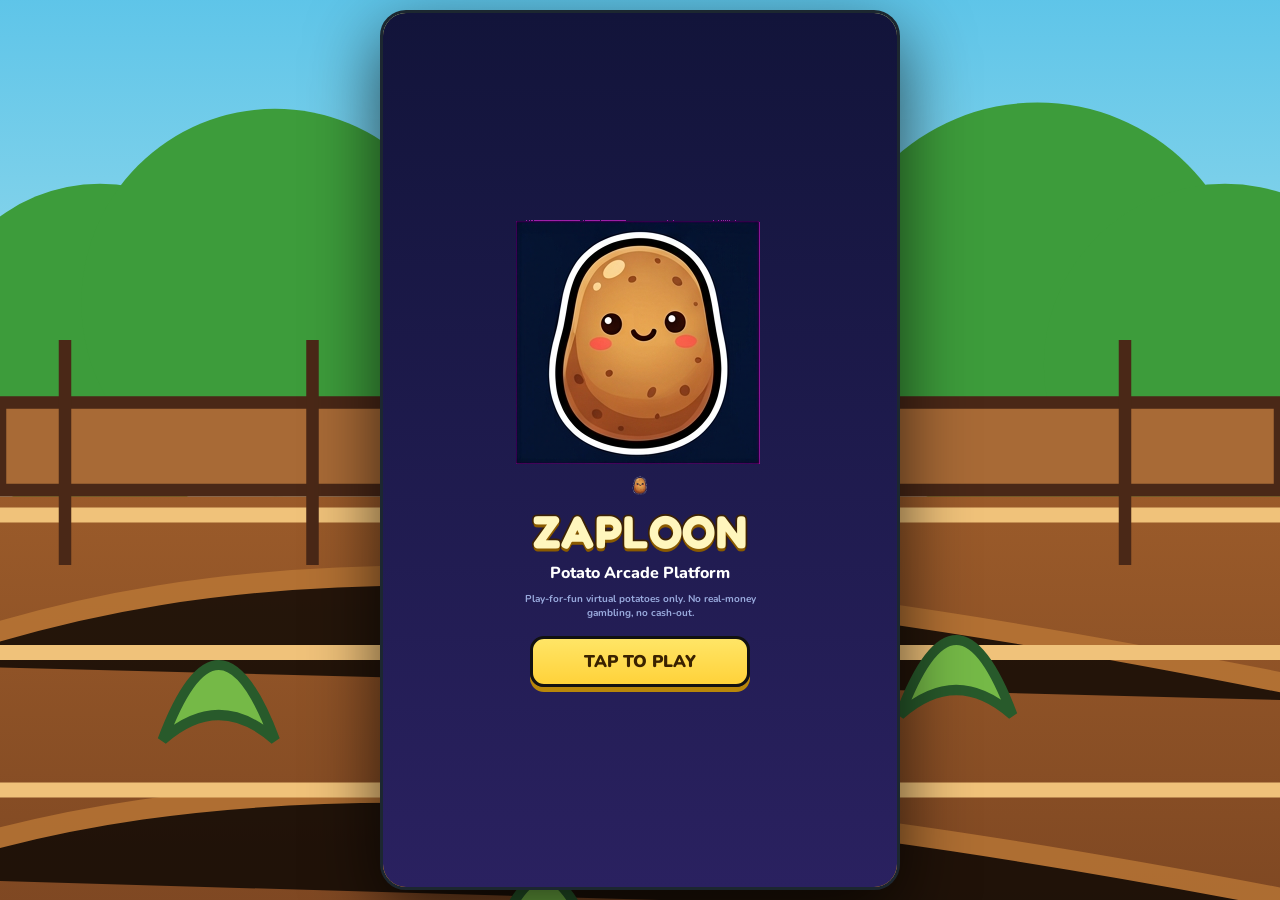
<file: index.html>
<!DOCTYPE html>
<html lang="en">
<head>
  <meta charset="utf-8" />
  <meta name="viewport" content="width=device-width, initial-scale=1, maximum-scale=1, user-scalable=no, viewport-fit=cover" />
  <title>ZAPLOON — Potato Arcade</title>
  <meta name="theme-color" content="#16132e" />
  <meta name="apple-mobile-web-app-capable" content="yes" />
  <style>
    @import url("https://fonts.googleapis.com/css2?family=Fredoka:wght@560;700&family=Nunito:wght@800;900&display=swap");

    :root {
      --navy: #16132e;
      --sky0: #14163f;
      --sky1: #2b3280;
      --sky2: #7b88d8;
      --green: #8ee04a;
      --green2: #5bb82a;
      --purple: #7b4ec4;
      --purple2: #542d96;
      --gold: #ffd23a;
      --gold2: #e8a40a;
      --cyan: #3ecfff;
      --pink: #ff4d8d;
      --ink: #1a1230;
      --cell: 68px;
      --rail: 56px;
      --safe-b: env(safe-area-inset-bottom, 0px);
    }

    * { box-sizing: border-box; -webkit-tap-highlight-color: transparent; }
    html, body { margin: 0; height: 100%; }
    body {
      font-family: Nunito, Fredoka, system-ui, sans-serif;
      background: #070712;
      color: #fff;
      overflow: hidden;
      user-select: none;
    }
    button { font-family: inherit; cursor: pointer; border: 0; color: inherit; }
    img { display: block; max-width: 100%; pointer-events: none; }

    .device {
      min-height: 100dvh;
      display: flex;
      justify-content: center;
      background: radial-gradient(900px 500px at 50% 0, #2a2460, #070712 70%);
    }
    .phone {
      position: relative;
      width: 100%;
      max-width: 430px;
      height: 100dvh;
      background: var(--navy);
      display: flex;
      flex-direction: column;
      overflow: hidden;
    }
    @media (min-width: 520px) {
      .device { align-items: center; }
      .phone {
        height: min(880px, calc(100dvh - 16px));
        border-radius: 26px;
        border: 3px solid #2e2858;
        box-shadow: 0 24px 70px #000a;
      }
    }

    /* ===== TOP BAR ===== */
    .topbar {
      display: grid;
      grid-template-columns: auto 1fr auto auto auto;
      align-items: center;
      gap: 6px;
      padding: 6px 8px 6px;
      background: #16132e;
      z-index: 8;
      flex-shrink: 0;
    }
    .icon-btn {
      width: 32px; height: 32px; border-radius: 10px;
      background: #2a2550; font-weight: 900; font-size: 15px;
    }
    .icon-btn:active { transform: scale(.92); }
    .close-x { width: auto; padding: 0 8px; font-size: 12px; }
    .profile { display: flex; align-items: center; gap: 6px; min-width: 0; }
    .avatar {
      width: 32px; height: 32px; border-radius: 50%;
      background: linear-gradient(#7ad34a, #3d9a22);
      border: 2px solid #fff; color: #123; font-weight: 900;
      display: grid; place-items: center; flex-shrink: 0; font-size: 14px;
    }
    .who { min-width: 0; }
    .who .name { font-weight: 900; font-size: 12px; line-height: 1.1; white-space: nowrap; overflow: hidden; text-overflow: ellipsis; }
    .who .lvl { font-size: 10px; color: #7ad7ff; }
    .currencies { display: flex; gap: 4px; }
    .pill {
      display: flex; align-items: center; gap: 3px;
      background: #0e0c22; border: 2px solid #2e2858; border-radius: 20px;
      padding: 2px 7px 2px 3px; font-size: 11px; font-weight: 900;
    }
    .pill img { width: 16px; height: 16px; object-fit: contain; }

    /* Sprites */
    .spr {
      display: inline-block;
      background-repeat: no-repeat;
      image-rendering: auto;
      pointer-events: none;
    }
    .spr-potato {
      width: 22px; height: 22px;
      background-image: url("assets/sprites/potato_idle.png");
      background-size: 132px 22px;
      animation: spr6 0.72s steps(6) infinite;
    }
    .spr-sparkle {
      position: absolute;
      width: 56px; height: 56px;
      background-image: url("assets/sprites/sparkle.png");
      background-size: 336px 56px;
      background-color: transparent;
      animation: sprSpark 0.55s steps(6) forwards;
      z-index: 90;
    }
    .spr-flame {
      width: 28px; height: 28px;
      background-image: url("assets/sprites/flame.png");
      background-size: 112px 28px;
      animation: spr4 0.36s steps(4) infinite;
    }
    .spr-star {
      width: 22px; height: 22px;
      background-image: url("assets/sprites/star_twinkle.png");
      background-size: 88px 22px;
      animation: sprStar 0.8s steps(4) infinite;
    }
    .spr-hop {
      width: 28px; height: 28px;
      background-image: url("assets/sprites/potato_hop.png");
      background-size: 112px 28px;
      animation: spr4 0.55s steps(4) infinite;
    }
    .spr-rays {
      position: absolute;
      width: 96px; height: 96px;
      margin-left: -48px;
      background-image: url("assets/sprites/win_rays.png");
      background-size: 576px 96px;
      background-color: transparent;
      animation: sprRays 0.7s steps(6) forwards;
      z-index: 88;
      pointer-events: none;
    }
    .spr-bolt {
      position: absolute;
      width: 56px; height: 56px;
      background-image: url("assets/sprites/bolt_zap.png");
      background-size: 224px 56px;
      background-color: transparent;
      animation: sprBolt 0.45s steps(4) forwards;
      z-index: 89;
    }
    @keyframes spr6 { to { background-position: -132px 0; } }
    @keyframes sprSpark { to { background-position: -336px 0; } }
    @keyframes spr4 { to { background-position: -112px 0; } }
    @keyframes sprStar { to { background-position: -88px 0; } }
    @keyframes sprRays { to { background-position: -576px 0; } }
    @keyframes sprBolt { to { background-position: -224px 0; } }
    .hud-coins { font-variant-numeric: tabular-nums; letter-spacing: -0.2px; }

    /* ===== STAGE ===== */
    .stage {
      flex: 1;
      min-height: 0;
      position: relative;
      display: flex;
      flex-direction: column;
    }
    .sky {
      position: absolute; inset: 0;
      background:
        radial-gradient(22px 22px at 86% 9%, #f4eed4 42%, #fff0 44%),
        linear-gradient(180deg, #12143c 0%, #2a3180 52%, #8893e0 100%);
    }
    .stars {
      position: absolute; inset: 0;
      background-image:
        radial-gradient(1.2px 1.2px at 8% 16%, #fff 50%, transparent 51%),
        radial-gradient(1.4px 1.4px at 28% 7%, #fff 50%, transparent 51%),
        radial-gradient(1px 1px at 52% 14%, #fff8 50%, transparent 51%),
        radial-gradient(1.3px 1.3px at 72% 5%, #fff 50%, transparent 51%),
        radial-gradient(1px 1px at 18% 32%, #fff7 50%, transparent 51%),
        radial-gradient(1.2px 1.2px at 40% 22%, #fff 50%, transparent 51%);
    }
    .cloud {
      position: absolute; background: #eef3ff; border: 3px solid #111; border-radius: 40px;
    }
    .cloud:before, .cloud:after {
      content: ""; position: absolute; background: #eef3ff; border: 3px solid #111; border-radius: 50%;
    }
    .c1 { width: 120px; height: 26px; left: -24px; bottom: 18%; }
    .c1:before { width: 34px; height: 34px; left: 18px; top: -18px; }
    .c1:after { width: 46px; height: 44px; left: 44px; top: -26px; }
    .c2 { width: 140px; height: 28px; right: -36px; bottom: 12%; }
    .c2:before { width: 38px; height: 38px; left: 22px; top: -20px; }
    .c2:after { width: 52px; height: 48px; left: 52px; top: -28px; }

    .playfield {
      position: relative;
      z-index: 2;
      flex: 1;
      min-height: 0;
      display: flex;
      flex-direction: column;
    }

    /* 3-column mid */
    .mid {
      flex: 1;
      min-height: 0;
      display: grid;
      grid-template-columns: var(--rail) 1fr var(--rail);
      align-items: stretch;
    }
    .rail {
      display: flex;
      flex-direction: column;
      justify-content: flex-start;
      align-items: center;
      z-index: 4;
      padding: 4px 0 10px;
      gap: 8px;
      overflow-y: auto;
      scrollbar-width: none;
      -ms-overflow-style: none;
    }
    .rail::-webkit-scrollbar { display: none; }
    .rail.left { margin-right: -14px; }
    .rail.right { margin-left: -14px; }

    .sat {
      width: 54px;
      background: transparent;
      display: flex;
      flex-direction: column;
      align-items: center;
      gap: 0;
      filter: drop-shadow(0 2px 0 #0005);
      position: relative;
    }
    .sat:active { transform: scale(.92); }
    .sat img {
      width: 42px; height: 42px; object-fit: contain;
    }
    .sat b {
      font-size: 7.5px;
      letter-spacing: .2px;
      line-height: 1.1;
      text-align: center;
      text-shadow: 0 1px 0 #000, 0 0 5px #0008;
    }
    .sat em {
      font-size: 8px;
      font-style: normal;
      color: #ffe566;
      font-weight: 900;
      text-shadow: 0 1px 0 #000;
    }
    .rank-tag { font-size: 8px; font-weight: 900; color: #ffd23a; }

    /* Game thumbnails using SVG emoji fallback */
    .sat-ico {
      width: 42px; height: 42px;
      border-radius: 12px;
      display: flex; align-items: center; justify-content: center;
      font-size: 26px;
      border: 2px solid rgba(255,255,255,0.2);
    }
    .ico-spudnik  { background: linear-gradient(135deg,#1e1e45,#3a3a8a); }
    .ico-pdrop    { background: linear-gradient(135deg,#12324a,#2a6080); }
    .ico-pslicer  { background: linear-gradient(135deg,#8a3a00,#e06020); }
    .ico-pswing   { background: linear-gradient(135deg,#2a1880,#7b4ec4); }
    .ico-lasso    { background: linear-gradient(135deg,#0a4a1a,#3ecf4a); }
    .ico-scast    { background: linear-gradient(135deg,#0a1a2e,#2a7fd4); }

    /* ===== MACHINE ===== */
    .machine {
      position: relative;
      z-index: 2;
      width: 100%;
      max-width: 300px;
      margin: 4px auto 0;
      display: flex;
      flex-direction: column;
      min-height: 0;
      filter: drop-shadow(0 8px 0 #0003);
    }
    .hood {
      background: linear-gradient(#9b6ae2, var(--purple) 42%, var(--purple2));
      border: 4px solid var(--ink);
      border-bottom: 0;
      border-radius: 20px 20px 6px 6px;
      padding: 6px 8px 8px;
      flex-shrink: 0;
    }
    .brand {
      font-family: Fredoka, Nunito, sans-serif;
      text-align: center;
      font-weight: 700;
      font-size: 22px;
      letter-spacing: .5px;
      color: var(--gold);
      -webkit-text-stroke: 3.5px #3a2200;
      paint-order: stroke fill;
      text-shadow: 0 3px 0 #8a5a00;
      line-height: 1;
    }
    .jackpot {
      margin: 4px auto 0;
      width: 88%;
      background: #0b1024;
      border: 3px solid #24183e;
      border-radius: 10px;
      display: flex;
      align-items: center;
      gap: 6px;
      padding: 2px 8px;
    }
    .jackpot img { width: 20px; height: 20px; }
    .jackpot .jp { font-size: 10px; line-height: 1.15; }
    .jackpot .jp b { color: #ffe566; }

    .body {
      background: linear-gradient(#a8f05e, var(--green) 28%, #62c22c);
      border: 4px solid var(--ink);
      border-radius: 8px 8px 22px 22px;
      padding: 6px 7px 10px;
      display: flex;
      flex-direction: column;
      min-height: 0;
      flex: 1;
    }
    .meter {
      display: flex;
      align-items: center;
      gap: 5px;
      margin-bottom: 5px;
      flex-shrink: 0;
      position: relative;
    }
    .wood {
      width: 22px; height: 18px; border-radius: 50%;
      background: radial-gradient(circle at 40% 35%, #e0a85a, #a86a2a);
      border: 2px solid #111; flex-shrink: 0;
    }
    .track {
      flex: 1; height: 14px;
      background: #163a88;
      border: 2px solid #111;
      border-radius: 10px;
      overflow: hidden;
      position: relative;
    }
    .track > i { display: block; height: 100%; width: 0; background: linear-gradient(#5ad0ff, #2aa0ff); transition: width .25s; }
    #charge-txt {
      position: absolute; inset: 0;
      display: grid; place-items: center;
      font-size: 9px; font-weight: 900; pointer-events: none;
    }
    .en-chip {
      display: flex; align-items: center; gap: 2px;
      background: #143; border: 2px solid #111;
      border-radius: 8px; padding: 1px 4px; font-size: 10px; font-weight: 900;
    }
    .en-chip img { width: 14px; height: 14px; }

    .viewport-wrap { position: relative; flex: 0 0 auto; }
    #reel-viewport {
      height: calc(var(--cell) * 3);
      display: grid;
      grid-template-columns: 1fr 1fr 1fr;
      background: #fff;
      border: 4px solid var(--ink);
      border-radius: 12px;
      overflow: hidden;
    }
    .reel { overflow: hidden; border-right: 2px solid #ececf4; }
    .reel:last-child { border-right: 0; }
    .reel-strip { will-change: transform; }
    .reel-strip.blur { filter: blur(1.2px) saturate(1.1); }
    .reel-cell {
      height: var(--cell);
      display: flex;
      align-items: center;
      justify-content: center;
    }
    .reel-cell img { width: 78%; height: 78%; object-fit: contain; }
    .reel-cell.win-cell {
      background: #fff4b0;
      animation: winpop .45s ease;
    }
    .reel-cell.win-cell img { animation: winbob .5s ease; }
    @keyframes winpop { 50% { background: #ffe566; } }
    @keyframes winbob { 40% { transform: scale(1.18); } }
    #win-lines { position: absolute; inset: 0; pointer-events: none; }
    #win-lines svg { width: 100%; height: 100%; }

    .side-arrow {
      position: absolute; top: 50%; width: 18px; height: 30px;
      background: var(--green); border: 3px solid var(--ink); z-index: 2;
    }
    .side-arrow.l { left: -12px; clip-path: polygon(100% 0, 0 50%, 100% 100%); transform: translateY(-50%); }
    .side-arrow.r { right: -12px; clip-path: polygon(0 0, 100% 50%, 0 100%); transform: translateY(-50%); }

    .mach-foot {
      display: flex; justify-content: space-between; align-items: center;
      margin-top: 5px; padding: 0 2px; flex-shrink: 0;
    }
    .free-pass {
      background: #2a2448; border: 2px solid #111; border-radius: 6px;
      font-size: 8px; font-weight: 900; padding: 2px 6px;
    }
    .info8 {
      width: 24px; height: 24px; border-radius: 7px;
      background: var(--gold); color: #3a2200;
      border: 2px solid #111; font-weight: 900; font-size: 12px;
    }

    /* SPIN row */
    .spin-row {
      position: relative;
      z-index: 5;
      display: flex;
      align-items: flex-end;
      justify-content: center;
      padding: 0 6px 4px;
      margin-top: -52px;
      flex-shrink: 0;
      gap: 10px;
    }
    .mult-chip {
      width: 44px; height: 44px; border-radius: 12px;
      background: linear-gradient(#ffe566, var(--gold));
      border: 3px solid var(--ink); color: #3a2200;
      font-weight: 900; font-size: 15px;
      box-shadow: 0 4px 0 #b8860a;
      margin-bottom: 10px;
      flex-shrink: 0;
    }
    .mult-chip:active { transform: translateY(2px); box-shadow: 0 2px 0 #b8860a; }

    #btn-spin {
      width: 118px; height: 118px; border-radius: 26px;
      transform: rotate(45deg);
      border: 4px solid var(--ink);
      background: linear-gradient(#ffe98a, var(--gold) 46%, var(--gold2));
      box-shadow: 0 7px 0 #b8860a, inset 0 5px 0 #fff7;
      color: #3a2200;
      animation: spinidle 1.7s ease-in-out infinite;
      flex-shrink: 0;
    }
    #btn-spin .face {
      transform: rotate(-45deg);
      font-weight: 900;
      line-height: 1.05;
    }
    #btn-spin .face b { display: block; font-size: 24px; letter-spacing: .5px; }
    #btn-spin .face small { font-size: 8px; display: block; opacity: .8; }
    #btn-spin.busy { animation: none; filter: brightness(.92); }
    #btn-spin:active { transform: rotate(45deg) scale(.93); box-shadow: 0 3px 0 #b8860a; }
    @keyframes spinidle {
      0%, 100% { transform: rotate(45deg) scale(1); }
      50% { transform: rotate(45deg) scale(1.045); }
    }
    #auto-flag.on { color: var(--pink); }

    /* ===== TAB BAR ===== */
    .tabbar {
      display: grid;
      grid-template-columns: 1fr 1.4fr 1fr;
      background: #12101f;
      border-top: 3px solid #2a2448;
      padding: 5px 6px calc(6px + var(--safe-b));
      z-index: 8;
      flex-shrink: 0;
      gap: 4px;
    }
    .tab {
      background: transparent;
      font-weight: 900;
      font-size: 8px;
      display: flex;
      flex-direction: column;
      align-items: center;
      gap: 2px;
      letter-spacing: .3px;
      border-radius: 10px;
      padding: 4px 2px;
    }
    .tab:active { transform: scale(.92); background: #2a2550; }
    .tab span { font-size: 20px; line-height: 1; }
    .energy-dock {
      background: #0e0c22;
      border: 2px solid #2a2448;
      border-radius: 12px;
      padding: 4px 6px 3px;
    }
    .energy-dock .ebar {
      height: 8px; background: #1a3a80; border-radius: 6px; overflow: hidden; border: 1px solid #111;
    }
    .energy-dock .ebar > i { display: block; height: 100%; background: linear-gradient(#5ad0ff, #2aa0ff); }
    .energy-dock small { display: block; text-align: center; font-size: 8px; color: #9ad; font-weight: 800; }

    /* ===== SHEETS ===== */
    .sheet {
      position: absolute; inset: 0; z-index: 20;
      display: flex; flex-direction: column;
      transform: translateY(110%);
      transition: transform .3s cubic-bezier(.2,.8,.2,1);
      background: #16132e;
    }
    .sheet.on { transform: none; }
    .sheet-head {
      display: flex; align-items: center; gap: 8px;
      padding: 8px 10px;
      background: linear-gradient(#2a2160, #1c1840);
      border-bottom: 3px solid #111;
      flex-shrink: 0;
    }
    .sheet-head h2 { margin: 0; font-size: 17px; flex: 1; }
    .sheet-head .hico { font-size: 28px; line-height: 1; }
    .sheet-body { flex: 1; overflow: auto; padding: 10px 12px 16px; }
    .sheet-body.iframe-body { padding: 0; overflow: hidden; display: flex; }
    .game-frame { width: 100%; height: 100%; border: 0; flex: 1; }
    .back {
      width: 34px; height: 34px; border-radius: 10px; background: #2a2550; font-weight: 900; font-size: 20px;
    }

    .cta {
      width: 100%;
      border: 3px solid #111;
      background: linear-gradient(#ffe566, var(--gold));
      color: #3a2200;
      font-weight: 900;
      font-size: 17px;
      border-radius: 14px;
      padding: 11px;
      box-shadow: 0 5px 0 #b8860a;
    }
    .cta:active { transform: translateY(2px); box-shadow: 0 3px 0 #b8860a; }
    .cta.ghost { background: #2a2550; color: #fff; box-shadow: 0 5px 0 #111; }

    .card {
      background: #1c1840; border: 3px solid #111; border-radius: 14px;
      padding: 10px 12px; margin-bottom: 8px;
    }
    .card h3 { margin: 0 0 4px; font-size: 14px; }
    .card p { margin: 0 0 8px; font-size: 11px; color: #bcd; }
    .tiny { font-size: 10px; color: #9ad; }
    .btn-sm {
      border: 2px solid #111; background: var(--green); color: #123;
      font-weight: 900; border-radius: 10px; padding: 6px 10px;
    }
    .btn-sm:disabled { filter: grayscale(.5); }

    .sticker-grid { display: grid; grid-template-columns: repeat(3, 1fr); gap: 8px; }
    .sticker {
      background: #1c1840; border: 3px solid #111; border-radius: 14px; padding: 8px; text-align: center;
    }
    .sticker img { width: 68px; height: 68px; margin: 0 auto; object-fit: contain; }
    .sticker.locked { filter: grayscale(1) brightness(.5); }
    .sticker b { font-size: 11px; }

    .field {
      background: #0e0c22; border: 2px solid #2a2448; border-radius: 12px;
      padding: 7px 10px; margin-bottom: 8px;
    }
    .field label { display: block; font-size: 10px; color: #9ad; font-weight: 800; }
    .field input {
      width: 100%; background: transparent; border: 0; color: #fff;
      font-weight: 900; font-size: 16px; outline: none;
    }
    .mono { font-family: ui-monospace, monospace; font-size: 10px; word-break: break-all; color: #cde; }

    /* FX */
    #fx-layer { position: fixed; inset: 0; pointer-events: none; z-index: 80; }
    .toast {
      position: absolute; left: 50%; top: 16%; transform: translate(-50%, -10px);
      background: #111c; border: 3px solid #111; border-radius: 14px; padding: 8px 14px;
      font-weight: 900; opacity: 0; transition: .2s;
    }
    .toast.in { opacity: 1; transform: translate(-50%, 0); }
    .toast-win { background: #2a7a10ee; }
    .toast-bad { background: #8a1840ee; }
    .confetti {
      position: absolute; top: 18%; width: 8px; height: 12px; border-radius: 2px;
      animation: conf 1.2s ease-in forwards;
    }
    @keyframes conf { to { transform: translate(var(--x), 420px) rotate(220deg); opacity: 0; } }
    @keyframes pop { 50% { transform: scale(1.08); } }
    .shaking { animation: shake .35s linear; }
    @keyframes shake {
      20% { transform: translateX(-4px); }
      40% { transform: translateX(4px); }
      60% { transform: translateX(-3px); }
      80% { transform: translateX(3px); }
    }

    /* BOOT screen */
    .boot {
      position: absolute; inset: 0; z-index: 50;
      background: linear-gradient(#12143a, #2a2160);
      display: grid; place-items: center; text-align: center; transition: .4s;
    }
    .boot.go { opacity: 0; pointer-events: none; }
    .boot .brand { font-size: 46px; }
    .boot-hop { display: block; margin: 0 auto 10px; }
    .legal { font-size: 10px; color: #9ad; max-width: 260px; margin: 8px auto 0; font-weight: 700; }

    .hidden { display: none !important; }

    @media (max-height: 740px) {
      :root { --cell: 58px; --rail: 50px; }
      .brand { font-size: 18px; }
      .jackpot { display: none; }
      #btn-spin { width: 102px; height: 102px; }
      #btn-spin .face b { font-size: 20px; }
      .spin-row { margin-top: -44px; }
      .sat img, .sat .sat-ico { width: 36px !important; height: 36px !important; font-size: 22px; }
      .machine { max-width: 270px; }
    }
    @media (max-height: 640px) {
      :root { --cell: 50px; }
      .rail { padding-bottom: 60px; }
      .c1, .c2 { display: none; }
    }

    /* Reference-style potato cabinet skin */
    body { background: #6d3b1d; }
    .device {
      background: #6f3d1c url("assets/ui/farm-background.svg") center / cover no-repeat;
    }
    .phone {
      max-width: 520px;
      background: linear-gradient(180deg, #1f9cdc 0%, #71c95d 38%, #75401e 52%, #9a5c2b 100%);
      border-color: #1c2730;
    }
    .topbar {
      padding: 10px 12px;
      background: linear-gradient(#ffd94e, #e49b0e);
      border-bottom: 4px solid #3b240c;
      color: #20170b;
    }
    .icon-btn, .pill {
      background: linear-gradient(#fff8c8, #f2b72a);
      border: 3px solid #3b240c;
      color: #241708;
      box-shadow: inset 0 2px 0 #fff8, 0 2px 0 #8b4e08;
    }
    .avatar { border-color: #3b240c; background: #fff2a3; }
    .who .lvl { color: #5a2c08; }
    .pill { border-radius: 18px; padding: 3px 8px 3px 4px; }
    .stage { background: transparent; }
    .sky {
      background:
        radial-gradient(110px 28px at 12% 22%, #fff8 0 40%, transparent 42%),
        radial-gradient(140px 34px at 86% 30%, #fff7 0 40%, transparent 42%),
        linear-gradient(180deg, #25a7e1 0%, #8bd3e6 38%, #78bd55 39%, #6b9d3c 50%, #895027 51%, #6a381b 100%);
    }
    .stars { opacity: .08; }
    .cloud { border-color: #fff8; background: #fff9; }
    .mid { align-items: center; }
    .rail { z-index: 4; gap: 12px; }
    .sat {
      width: 66px;
      padding: 3px;
      background: linear-gradient(#fff7ca, #eaaa1d);
      border: 3px solid #34200d;
      border-radius: 16px;
      box-shadow: inset 0 2px 0 #fff9, 0 4px 0 #5d2e0d;
    }
    .sat-ico {
      width: 48px; height: 48px;
      border: 2px solid #42250e;
      border-radius: 12px;
      background: #fff8e2;
      overflow: hidden;
    }
    .sat-ico img { width: 100%; height: 100%; object-fit: contain; }
    .sat b { color: #28170a; text-shadow: none; font-size: 7px; }
    .sat em { color: #67320c; text-shadow: none; }
    .machine { max-width: 330px; margin-top: 12px; }
    .hood {
      background: linear-gradient(180deg, #fff067 0%, #f7c62a 36%, #e48e0c 100%);
      border-color: #3b240c;
      border-radius: 34px 34px 12px 12px;
      box-shadow: inset 0 3px 0 #fff9, inset 0 -7px 0 #a45708;
    }
    .brand { color: #fff6bd; -webkit-text-stroke-color: #3c2205; }
    .jackpot { background: #20252a; border-color: #3b240c; }
    .body {
      background: linear-gradient(180deg, #ffe76a 0%, #f2b51c 100%);
      border-color: #3b240c;
      box-shadow: inset 0 3px 0 #fff8, inset 0 -8px 0 #a65b09;
    }
    .viewport-wrap { background: #fff6d7; border-color: #34200d; box-shadow: inset 0 0 0 5px #edb62a; }
    .reel { background: #fffaf0; border-color: #b98630; }
    .mach-foot { color: #3b240c; }
    .spin-row { z-index: 5; }
    #btn-spin {
      background: linear-gradient(#fff56b, #efa912);
      border-color: #3b240c;
      box-shadow: inset 0 3px 0 #fff9, 0 7px 0 #703a09;
    }
    #btn-spin .face { color: #211506; }
    .mult-chip { background: #fff7bd; border-color: #3b240c; color: #281708; }
    .tabbar { background: linear-gradient(#ffd94e, #d88d0b); border-top-color: #3b240c; }
    .tab { color: #281708; }
    .energy-dock { background: #fff0a1; border-color: #3b240c; color: #281708; }
    .sheet-head { background: linear-gradient(#ffd94e, #d88d0b); color: #241708; border-bottom-color: #3b240c; }
    .back { background: #fff4ad; color: #241708; border: 2px solid #3b240c; }

    @media (max-width: 520px) {
      .topbar { grid-template-columns: auto 1fr auto auto; }
      .topbar .currencies { grid-column: 1 / -1; grid-row: 2; justify-content: center; }
      .stage { min-height: 0; }
      .machine { width: min(72vw, 310px); }
      .rail { gap: 8px; }
      .sat { width: 60px; }
      .sat-ico { width: 42px; height: 42px; }
    }
  </style>
</head>
<body>
  <div id="fx-layer"></div>
  <div class="device">
    <div class="phone" id="phone">

      <!-- BOOT SCREEN -->
      <div class="boot" id="boot">
        <div>
          <img src="assets/symbols/potato.png" alt="" />
          <i class="spr spr-hop boot-hop"></i>
          <div class="brand">ZAPLOON</div>
          <p style="font-weight:800;margin:8px 0 0">Potato Arcade Platform</p>
          <p class="legal">Play-for-fun virtual potatoes only. No real-money gambling, no cash-out.</p>
          <button class="cta" id="btn-enter" style="margin-top:16px;width:220px">TAP TO PLAY</button>
        </div>
      </div>

      <!-- TOP BAR -->
      <header class="topbar">
        <button class="icon-btn close-x" id="btn-fair" title="Fairness">ℹ</button>
        <div class="profile">
          <div class="avatar" id="avatar">Z</div>
          <div class="who">
            <div class="name" id="pname">You</div>
            <div class="lvl">● <span id="plvl">1</span></div>
          </div>
        </div>
        <div class="currencies">
          <div class="pill"><i class="spr spr-potato"></i><span id="hud-coins" class="hud-coins">250,000</span></div>
          <div class="pill"><img src="assets/symbols/gem.png" alt="" /><span id="hud-gems">18</span></div>
          <div class="pill"><img src="assets/symbols/potato.png" alt="" /><span id="hud-en">50</span></div>
        </div>
        <button class="icon-btn" id="btn-help">?</button>
        <button class="icon-btn" id="btn-sound">♪</button>
      </header>

      <!-- MAIN STAGE -->
      <main class="stage" id="stage">
        <div class="sky">
          <div class="stars"></div>
          <div class="cloud c1"></div>
          <div class="cloud c2"></div>
        </div>

        <div class="playfield">
          <div class="mid">

            <!-- LEFT RAIL: Spudnik, Potato Drop, Spud Slicer -->
            <aside class="rail left">
              <button class="sat" data-open="spudnik">
                <div class="sat-ico ico-spudnik"><img src="assets/ui/game-spudnik.svg" alt="Spudnik" /></div>
                <b>SPUDNIK</b><em>SPACE</em>
              </button>
              <button class="sat" data-open="potato-drop">
                <div class="sat-ico ico-pdrop"><img src="assets/ui/game-drop.svg" alt="Potato Drop" /></div>
                <b>POTATO DROP</b><em>FALL</em>
              </button>
              <button class="sat" data-open="potato-slicer">
                <div class="sat-ico ico-pslicer"><img src="assets/ui/game-slicer.svg" alt="Spud Slicer" /></div>
                <b>SPUD SLICER</b><em>SLASH</em>
              </button>
            </aside>

            <!-- SLOT MACHINE CENTER -->
            <div class="machine">
              <div class="hood">
                <div class="brand">ZAPLOON</div>
                <div class="jackpot">
                  <i class="spr spr-star"></i>
                  <img src="assets/chars/cyclops.png" alt="" />
                  <div class="jp">Hot streak<br /><b id="hotline">2.4K</b></div>
                </div>
              </div>
              <div class="body">
                <div class="meter">
                  <div class="wood"></div>
                  <div class="track"><i id="charge-fill"></i><span id="charge-txt">0/100</span></div>
                  <div class="en-chip"><img src="assets/symbols/potato.png" alt="" /><span id="charge-boost">200</span></div>
                </div>
                <div class="viewport-wrap">
                  <i class="side-arrow l"></i>
                  <i class="side-arrow r"></i>
                  <div id="reel-viewport">
                    <div class="reel"><div class="reel-strip"></div></div>
                    <div class="reel"><div class="reel-strip"></div></div>
                    <div class="reel"><div class="reel-strip"></div></div>
                    <div id="win-lines"></div>
                  </div>
                </div>
                <div class="mach-foot">
                  <div class="free-pass">SPUDS <span id="free-pass">50</span></div>
                  <button class="info8" id="btn-paytable">i</button>
                </div>
              </div>
            </div>

            <!-- RIGHT RAIL: Potato Swing, Lasso Spud, Spud Cast -->
            <aside class="rail right">
              <button class="sat" data-open="potato-swing">
                <div class="sat-ico ico-pswing"><img src="assets/ui/game-swing.svg" alt="Spud Swing" /></div>
                <b>SPUD SWING</b><em>SWING</em>
              </button>
              <button class="sat" data-open="lasso-spud">
                <div class="sat-ico ico-lasso"><img src="assets/ui/game-lasso.svg" alt="Lasso Spud" /></div>
                <b>LASSO SPUD</b><em>LASSO</em>
              </button>
              <button class="sat" data-open="spud-cast">
                <div class="sat-ico ico-scast"><img src="assets/ui/game-cast.svg" alt="Spud Cast" /></div>
                <b>SPUD CAST</b><em>FISH</em>
              </button>
            </aside>

          </div><!-- .mid -->

          <!-- SPIN ROW -->
          <div class="spin-row">
            <button class="mult-chip" id="bet-mult">×1</button>
            <button id="btn-spin">
              <div class="face">
                <b>SPIN</b>
                <small>HOLD FOR AUTO</small>
                <small id="auto-flag">TAP</small>
              </div>
            </button>
          </div>

        </div><!-- .playfield -->
      </main>

      <!-- TAB BAR -->
      <nav class="tabbar">
        <button class="tab" data-open="upgrade"><span>⬆️</span>UPGRADE</button>
        <div class="energy-dock">
          <div class="ebar"><i id="ebar-fill"></i></div>
          <small id="ebar-txt">50/50</small>
          <small id="ebar-timer">Full</small>
        </div>
        <button class="tab" data-open="fair"><span>ℹ️</span>FAIRNESS</button>
      </nav>

      <!-- ===== GAME SHEETS ===== -->

      <section class="sheet iframe-sheet" id="sheet-spudnik">
        <div class="sheet-head">
          <button class="back" data-close>‹</button>
          <span class="hico">🚀</span>
          <h2>Spudnik</h2>
          <span class="tiny">Space Survival</span>
        </div>
        <div class="sheet-body iframe-body">
          <iframe data-src="games/spudnik/index.html" class="game-frame"></iframe>
        </div>
      </section>

      <section class="sheet iframe-sheet" id="sheet-potato-drop">
        <div class="sheet-head">
          <button class="back" data-close>‹</button>
          <span class="hico">🥔</span>
          <h2>Potato Drop!</h2>
          <span class="tiny">Free Fall Cloud Bouncing</span>
        </div>
        <div class="sheet-body iframe-body">
          <iframe data-src="games/potato-drop/index.html" class="game-frame"></iframe>
        </div>
      </section>

      <section class="sheet iframe-sheet" id="sheet-potato-slicer">
        <div class="sheet-head">
          <button class="back" data-close>‹</button>
          <span class="hico">🔪</span>
          <h2>Spud Slicer</h2>
          <span class="tiny">Fruit & Potato Ninja</span>
        </div>
        <div class="sheet-body iframe-body">
          <iframe data-src="games/potato-slicer/index.html" class="game-frame"></iframe>
        </div>
      </section>

      <section class="sheet iframe-sheet" id="sheet-potato-swing">
        <div class="sheet-head">
          <button class="back" data-close>‹</button>
          <span class="hico">🎪</span>
          <h2>Potato Swing</h2>
          <span class="tiny">Rope Momentum Pendulum</span>
        </div>
        <div class="sheet-body iframe-body">
          <iframe data-src="games/potato-swing/index.html" class="game-frame"></iframe>
        </div>
      </section>

      <section class="sheet iframe-sheet" id="sheet-lasso-spud">
        <div class="sheet-head">
          <button class="back" data-close>‹</button>
          <span class="hico">🪢</span>
          <h2>Lasso Spud</h2>
          <span class="tiny">Bird Catching & Tug of War</span>
        </div>
        <div class="sheet-body iframe-body">
          <iframe data-src="games/lasso-spud/index.html" class="game-frame"></iframe>
        </div>
      </section>

      <section class="sheet iframe-sheet" id="sheet-spud-cast">
        <div class="sheet-head">
          <button class="back" data-close>‹</button>
          <span class="hico">🎣</span>
          <h2>Spud Cast</h2>
          <span class="tiny">Potato Fishing Score Attack</span>
        </div>
        <div class="sheet-body iframe-body">
          <iframe data-src="games/spud-cast/index.html" class="game-frame"></iframe>
        </div>
      </section>

      <!-- UPGRADE SHEET -->
      <section class="sheet" id="sheet-upgrade">
        <div class="sheet-head"><button class="back" data-close>‹</button><span class="hico">⬆️</span><h2>Upgrade</h2></div>
        <div class="sheet-body" id="upgrade-list"></div>
      </section>

      <!-- FAIRNESS SHEET -->
      <section class="sheet" id="sheet-fair">
        <div class="sheet-head"><button class="back" data-close>‹</button><h2>Math & Fairness</h2></div>
        <div class="sheet-body">
          <div class="card">
            <h3>Play-for-fun</h3>
            <p>Virtual potatoes only. Nothing here can be withdrawn or sold.</p>
          </div>
          <div class="card">
            <h3>Seeds</h3>
            <p>Client seed:</p>
            <input id="client-seed" class="field" style="width:100%" />
            <p>Server seed hash:</p>
            <div class="mono" id="server-hash">—</div>
            <p>Nonce: <b id="nonce">0</b></p>
            <button class="btn-sm" id="rotate-seed">Rotate server seed</button>
          </div>
          <div class="card" id="rtp-card">
            <h3>Published RTP</h3>
            <p>Slot 99% RTP. Provably fair HMAC-SHA-256 seeded outcomes.</p>
            <div class="mono" id="slot-meta">enumerating…</div>
          </div>
          <button class="cta ghost" id="btn-reset" style="margin-top:8px">Reset local save</button>
        </div>
      </section>

      <!-- HELP SHEET -->
      <section class="sheet" id="sheet-help">
        <div class="sheet-head"><button class="back" data-close>‹</button><h2>How to play</h2></div>
        <div class="sheet-body" id="help-body"></div>
      </section>

    </div><!-- .phone -->
  </div><!-- .device -->

  <script>
  /* =====================================================================
     RNG — HMAC-SHA-256 provably fair stream
  ===================================================================== */
  const RNG = (() => {
    const enc = new TextEncoder();
    function hexFromBuf(buf) {
      return [...new Uint8Array(buf)].map(b => b.toString(16).padStart(2,'0')).join('');
    }
    function randomHex(bytes=32){
      const a=new Uint8Array(bytes); crypto.getRandomValues(a); return hexFromBuf(a);
    }
    async function hmacSha256(keyHex,message){
      const key=await crypto.subtle.importKey('raw',enc.encode(keyHex),{name:'HMAC',hash:'SHA-256'},false,['sign']);
      return hexFromBuf(await crypto.subtle.sign('HMAC',key,enc.encode(message)));
    }
    async function sha256(text){
      return hexFromBuf(await crypto.subtle.digest('SHA-256',enc.encode(text)));
    }
    function hashToUnit(hex){return(parseInt(hex.slice(0,13),16)+1)/16**13;}
    function hashToInt(hex,max){return parseInt(hex.slice(0,13),16)%max;}
    function makeStream(ss,cs,nonce){
      let cursor=0;
      return{
        async unit(){return hashToUnit(await hmacSha256(ss,`${cs}:${nonce}:${cursor++}`));},
        async int(max){return hashToInt(await hmacSha256(ss,`${cs}:${nonce}:${cursor++}`),max);}
      };
    }
    return{randomHex,hmacSha256,sha256,makeStream};
  })();

  /* =====================================================================
     MATH — slot, scratch math
  ===================================================================== */
  const MATH = (() => {
    const SLOT_RTP_TARGET = 0.99;
    const COIN_PER_ENERGY = 1500;

    const SYM = {
      wild:  {id:'wild',  name:'Volt Wild',    file:'assets/symbols/bolt.png',   pay:80},
      chest: {id:'chest', name:'Hoard',        file:'assets/symbols/chest.png',  pay:48},
      gem:   {id:'gem',   name:'Zap Gem',      file:'assets/symbols/gem.png',    pay:28},
      coin:  {id:'coin',  name:'Lucky Coin',   file:'assets/symbols/coin.png',   pay:16},
      pot:   {id:'pot',   name:'Pot o\'Gold',  file:'assets/symbols/pot.png',    pay:12},
      star:  {id:'star',  name:'Star',         file:'assets/symbols/star.png',   pay:8},
      can:   {id:'can',   name:'Lucky Potato', file:'assets/symbols/potato.png', pay:8, scatter:true},
      crate: {id:'crate', name:'Crate',        file:'assets/symbols/crate.png',  pay:4},
    };

    const STRIPS = [
      ['crate','star','coin','pot','can','crate','coin','star','gem','pot','crate','coin','star','can','chest','pot','coin','star','crate','wild','coin','star','pot','can','crate','gem','star','coin','pot','crate'],
      ['crate','coin','star','pot','crate','can','coin','star','gem','pot','crate','coin','star','chest','can','pot','coin','crate','star','wild','coin','pot','star','crate','can','gem','coin','star','pot','crate'],
      ['crate','star','coin','pot','crate','can','star','coin','gem','pot','crate','coin','star','can','chest','pot','star','crate','coin','wild','pot','star','coin','crate','can','gem','star','coin','crate','pot'],
    ];

    const LINES = [
      [0,0,0],[1,1,1],[2,2,2],[0,1,2],[2,1,0],
    ];

    function wrap(strip,i){const n=strip.length;return strip[((i%n)+n)%n];}

    function windowFromStops(stops){
      const win=[[],[],[]];
      for(let r=0;r<3;r++){
        const strip=STRIPS[r],s=stops[r];
        win[0][r]=wrap(strip,s-1);
        win[1][r]=wrap(strip,s);
        win[2][r]=wrap(strip,s+1);
      }
      return win;
    }

    function sameForPay(a,b){
      if(a==='can'||b==='can')return a===b;
      if(a==='wild'||b==='wild')return true;
      return a===b;
    }

    function lineSymbol(ids){
      const nat=ids.filter(x=>x!=='wild');
      if(!nat.length)return'wild';
      const t=nat[0];
      return nat.every(x=>x===t)?t:null;
    }

    function evalWindow(window){
      const lineWins=[]; let coinMult=0;
      for(let li=0;li<LINES.length;li++){
        const ids=LINES[li].map((row,reel)=>window[row][reel]);
        if(ids.includes('can'))continue;
        const three=sameForPay(ids[0],ids[1])&&sameForPay(ids[1],ids[2])&&sameForPay(ids[0],ids[2]);
        if(three){
          const sym=lineSymbol(ids);
          if(!sym)continue;
          const pay=SYM[sym].pay; coinMult+=pay;
          lineWins.push({line:li,symbol:sym,pay,cells:LINES[li].map((row,reel)=>[row,reel])});
          continue;
        }
        if(sameForPay(ids[0],ids[1])&&ids[0]!=='can'){
          const pair=ids[0]==='wild'?ids[1]:ids[0];
          if(pair&&SYM[pair]){
            const pay=Math.max(1,Math.round(SYM[pair].pay*0.36));
            coinMult+=pay;
            lineWins.push({line:li,symbol:pair,pay,cells:[[LINES[li][0],0],[LINES[li][1],1]]});
          }
        }
      }
      let cans=0; const scatterCells=[];
      for(let row=0;row<3;row++) for(let reel=0;reel<3;reel++) if(window[row][reel]==='can'){cans++;scatterCells.push([row,reel]);}
      let energyBonus=0,gemBonus=0;
      if(cans>=3){energyBonus=3;gemBonus=1;coinMult+=SYM.can.pay*2;}
      return{lineWins,coinMult,cans,scatterCells,energyBonus,gemBonus};
    }

    function enumerateSlotRtp(){
      const[n0,n1,n2]=[STRIPS[0].length,STRIPS[1].length,STRIPS[2].length];
      const total=n0*n1*n2; let ev=0,hits=0;
      for(let a=0;a<n0;a++) for(let b=0;b<n1;b++) for(let c=0;c<n2;c++){
        const r=evalWindow(windowFromStops([a,b,c]));
        ev+=r.coinMult; if(r.coinMult>0)hits++;
      }
      return{combinations:total,avgPayUnits:ev/total,hitRate:hits/total,payBase:(ev/total)/SLOT_RTP_TARGET};
    }

    let _meta=null;
    function slotMeta(){if(!_meta)_meta=enumerateSlotRtp();return _meta;}
    function slotPayoutCoins(ev,betMult){return Math.round((ev.coinMult/slotMeta().payBase)*COIN_PER_ENERGY*betMult);}

    const SCRATCH_PRIZES=[{id:'bust',w:12,coins:0},{id:'small',w:30,coins:800},{id:'mid',w:24,coins:1600},{id:'nice',w:18,coins:3200},{id:'big',w:12,coins:7000},{id:'jack',w:4,coins:22000}];
    const SCRATCH_COST=400;
    (function(){const tw=SCRATCH_PRIZES.reduce((s,x)=>s+x.w,0);let ev=0;for(const p of SCRATCH_PRIZES)ev+=(p.w/tw)*p.coins;const k=(0.98*SCRATCH_COST)/ev;for(const p of SCRATCH_PRIZES)p.coins=Math.round(p.coins*k);})();

    function pickWeighted(items,u){const tw=items.reduce((s,x)=>s+x.w,0);let t=u*tw;for(let i=0;i<items.length;i++){t-=items[i].w;if(t<=0)return i;}return items.length-1;}

    return{SYM,STRIPS,LINES,windowFromStops,evalWindow,slotMeta,slotPayoutCoins,SLOT_RTP_TARGET,COIN_PER_ENERGY,SCRATCH_PRIZES,SCRATCH_COST,pickWeighted};
  })();

  /* =====================================================================
     STATE — player economy & persistence
  ===================================================================== */
  const STATE = (() => {
    const KEY='zaploon.v3';
    const ENERGY_BASE_MS=45000;

    const QUESTS=[
      {id:'spin10',name:'Spin the slot 10 times',need:10,key:'spins',reward:{energy:8,coins:4000}},
      {id:'win5',name:'Hit 5 slot line wins',need:5,key:'lineWins',reward:{gems:2,coins:5000}},
      {id:'play3',name:'Play 3 different mini-games',need:3,key:'gamesPlayed',reward:{coins:8000,energy:5}},
    ];

    const UPGRADES=[
      {id:'cap',name:'Bigger Battery',desc:'Raise max energy +10 per level (max 5).',max:5,cost:lv=>2500*(lv+1)*(lv+1)},
      {id:'regen',name:'Fast Charge',desc:'Energy returns 5s faster per level (max 5).',max:5,cost:lv=>3000*(lv+1)*(lv+1)},
      {id:'luck',name:'Neon Charm',desc:'Cosmetic sparkle + tiny daily gift bump.',max:3,cost:lv=>2000*(lv+1)},
    ];

    function todayKey(){const d=new Date();return`${d.getFullYear()}-${d.getMonth()+1}-${d.getDate()}`;}
    function fresh(){return{name:'You',coins:250000,gems:18,energy:50,energyMaxBase:50,lastEnergyAt:Date.now(),xp:0,level:1,rank:12880+Math.floor(Math.random()*4000),upgrades:{cap:0,regen:0,luck:0},stickers:{},piggy:0,piggyGoal:1000,questProg:{},questClaimed:{},questDay:todayKey(),stats:{spins:0,lineWins:0,gamesPlayed:0,biggestWin:0,spent:0,won:0},settings:{sound:true},partnerUntil:0,clientSeed:RNG.randomHex(16),serverSeed:RNG.randomHex(32),nextServerSeed:RNG.randomHex(32),nonce:0};}

    let data=null;
    const listeners=new Set();
    function load(){try{const raw=localStorage.getItem(KEY);data=raw?{...fresh(),...JSON.parse(raw)}:fresh();}catch{data=fresh();}rollQuestsIfNeeded();regen();return data;}
    function save(){localStorage.setItem(KEY,JSON.stringify(data));listeners.forEach(fn=>fn(data));}
    function on(fn){listeners.add(fn);return()=>listeners.delete(fn);}
    function get(){return data;}
    function energyMax(){return data.energyMaxBase+data.upgrades.cap*10;}
    function regenMs(){return Math.max(15000,ENERGY_BASE_MS-data.upgrades.regen*5000);}
    function regen(){const max=energyMax();if(data.energy>=max){data.lastEnergyAt=Date.now();return;}const step=regenMs(),passed=Date.now()-data.lastEnergyAt,gained=Math.floor(passed/step);if(gained>0){data.energy=Math.min(max,data.energy+gained);data.lastEnergyAt+=gained*step;if(data.energy>=max)data.lastEnergyAt=Date.now();}}
    function nextEnergyIn(){regen();if(data.energy>=energyMax())return 0;return Math.max(0,regenMs()-(Date.now()-data.lastEnergyAt));}
    function addCoins(n){data.coins=Math.max(0,Math.round(data.coins+n));if(n>0){data.stats.won+=n;const cut=Math.floor(n*0.04);if(cut>0&&data.piggy<data.piggyGoal){data.piggy=Math.min(data.piggyGoal,data.piggy+cut);}if(n>data.stats.biggestWin)data.stats.biggestWin=n;}else{data.stats.spent+=-n;}save();}
    function addGems(n){data.gems=Math.max(0,data.gems+n);save();}
    function addEnergy(n){data.energy=Math.max(0,Math.min(energyMax()+20,data.energy+n));save();}
    function spendEnergy(n){regen();if(data.energy<n)return false;data.energy-=n;save();return true;}
    function spendCoins(n){if(data.coins<n)return false;addCoins(-n);return true;}
    function bump(stat,n=1){data.stats[stat]=(data.stats[stat]||0)+n;data.questProg[stat]=(data.questProg[stat]||0)+n;data.xp+=n*8;const need=100+data.level*40;while(data.xp>=need){data.xp-=need;data.level+=1;}save();}
    function rollQuestsIfNeeded(){if(data.questDay!==todayKey()){data.questDay=todayKey();data.questProg={};data.questClaimed={};}}
    function claimQuest(id){rollQuestsIfNeeded();const q=QUESTS.find(x=>x.id===id);if(!q||data.questClaimed[id])return false;if((data.questProg[q.key]||0)<q.need)return false;data.questClaimed[id]=true;if(q.reward.coins)data.coins+=q.reward.coins;if(q.reward.energy)data.energy=Math.min(energyMax()+20,data.energy+q.reward.energy);if(q.reward.gems)data.gems+=q.reward.gems;save();return true;}
    function buyUpgrade(id){const u=UPGRADES.find(x=>x.id===id);if(!u)return false;const lv=data.upgrades[id]||0;if(lv>=u.max)return false;if(!spendCoins(u.cost(lv)))return false;data.upgrades[id]=lv+1;save();return true;}
    async function nextStream(){const nonce=data.nonce++;const stream=RNG.makeStream(data.serverSeed,data.clientSeed,nonce);save();return{stream,nonce};}
    async function rotateSeeds(){data.serverSeed=data.nextServerSeed;data.nextServerSeed=RNG.randomHex(32);data.nonce=0;save();}
    async function serverHash(){return RNG.sha256(data.serverSeed);}
    function reset(){data=fresh();save();}
    return{KEY,QUESTS,UPGRADES,load,save,on,get,energyMax,regen,nextEnergyIn,addCoins,addGems,addEnergy,spendEnergy,spendCoins,bump,claimQuest,buyUpgrade,reset,nextStream,rotateSeeds,serverHash,todayKey};
  })();

  /* =====================================================================
     AUDIO — synthesized SFX
  ===================================================================== */
  const AUDIO = (() => {
    let ctx=null;
    function ac(){if(!ctx)ctx=new(window.AudioContext||window.webkitAudioContext)();if(ctx.state==='suspended')ctx.resume();return ctx;}
    function enabled(){return STATE.get()?.settings.sound!==false;}
    function envGain(c,gain,at,dur,peak=0.06){const g=c.createGain();g.gain.setValueAtTime(0.0001,c.currentTime+at);g.gain.exponentialRampToValueAtTime(peak*gain,c.currentTime+at+0.012);g.gain.exponentialRampToValueAtTime(0.0001,c.currentTime+at+dur);return g;}
    function tone(freq,dur,type='square',gain=1,at=0,slide=0){if(!enabled())return;const c=ac();const o=c.createOscillator();o.type=type;o.frequency.setValueAtTime(freq,c.currentTime+at);if(slide)o.frequency.exponentialRampToValueAtTime(Math.max(40,freq+slide),c.currentTime+at+dur);const g=envGain(c,gain,at,dur,0.055);o.connect(g);g.connect(c.destination);o.start(c.currentTime+at);o.stop(c.currentTime+at+dur+0.03);}
    function noise(dur,gain=0.05,at=0,freq=1400,type='bandpass'){if(!enabled())return;const c=ac();const n=c.createBuffer(1,Math.max(1,Math.floor(c.sampleRate*dur)),c.sampleRate);const d=n.getChannelData(0);for(let i=0;i<d.length;i++)d[i]=Math.random()*2-1;const s=c.createBufferSource();s.buffer=n;const f=c.createBiquadFilter();f.type=type;f.frequency.value=freq;f.Q.value=0.9;const g=envGain(c,gain/0.055,at,dur,0.05);s.connect(f);f.connect(g);g.connect(c.destination);s.start(c.currentTime+at);}
    return{
      unlock:()=>ac(),
      tick:()=>{tone(980+Math.random()*80,0.045,'square',0.55);tone(1470,0.03,'triangle',0.3,0.01);},
      spin:()=>{tone(180,0.18,'sawtooth',0.7,0,90);tone(360,0.14,'square',0.35,0.02,40);noise(0.12,0.7,0,900,'lowpass');},
      stop:()=>{tone(330,0.07,'triangle',0.7);tone(495,0.09,'square',0.4,0.04);},
      win:(tier=1)=>{const seq=[[523,659],[523,659,784],[523,659,784,1046]][Math.min(2,tier)];seq.forEach((n,i)=>{tone(n,0.18,'square',0.75,i*0.065);tone(n*2,0.12,'triangle',0.28,i*0.065+0.02);});if(tier>=2)noise(0.08,0.35,0.02,2400);},
      huge:()=>{[392,523,659,784,988,1175,1568].forEach((n,i)=>{tone(n,0.22,'square',0.8,i*0.07);tone(n*1.5,0.16,'triangle',0.3,i*0.07+0.02);});noise(0.2,0.55,0,1800);},
      lose:()=>{tone(220,0.22,'sawtooth',0.6,0,-90);tone(165,0.28,'triangle',0.4,0.04,-50);},
      cash:()=>{tone(880,0.07,'square',0.7);tone(1175,0.09,'square',0.65,0.06);tone(1568,0.14,'triangle',0.5,0.12);},
      click:()=>{tone(720,0.035,'square',0.5);tone(1080,0.025,'triangle',0.25,0.01);},
    };
  })();

  /* =====================================================================
     FX — particles, toasts, bursts
  ===================================================================== */
  const FX = (() => {
    let layer;
    function ensure(){if(!layer)layer=document.getElementById('fx-layer');return layer;}
    function toast(msg,kind='ok'){const el=document.createElement('div');el.className=`toast toast-${kind}`;el.textContent=msg;ensure().appendChild(el);requestAnimationFrame(()=>el.classList.add('in'));setTimeout(()=>{el.classList.remove('in');setTimeout(()=>el.remove(),280);},1700);}
    function confetti(n=28){const box=ensure();for(let i=0;i<n;i++){const p=document.createElement('i');p.className='confetti';p.style.left=10+Math.random()*80+'%';p.style.background=['#ffd23a','#ff4d8d','#3ecfff','#8ee04a','#b44dff'][i%5];p.style.animationDelay=Math.random()*0.2+'s';p.style.setProperty('--x',Math.random()*120-60+'px');box.appendChild(p);setTimeout(()=>p.remove(),1400);}}
    function placeSpr(cls,left,top,life){const s=document.createElement('i');s.className='spr '+cls;s.style.left=left;s.style.top=top;ensure().appendChild(s);setTimeout(()=>s.remove(),life);return s;}
    function sparkle(){for(let i=0;i<5;i++)placeSpr('spr-sparkle',16+Math.random()*68+'%',10+Math.random()*32+'%',700);}
    function rays(){const s=placeSpr('spr-rays','50%','18%',800);s.style.marginLeft='-48px';}
    function zap(){for(let i=0;i<3;i++)placeSpr('spr-bolt',22+Math.random()*56+'%',14+Math.random()*28+'%',520);}
    return{toast,confetti,sparkle,rays,zap};
  })();

  /* =====================================================================
     SLOT — reel engine
  ===================================================================== */
  const SLOT = (() => {
    function cellH(){return document.querySelector('.reel-cell')?.offsetHeight||68;}
    let spinning=false,auto=false,autoTimer=null,betMult=1,charge=0;
    const els={};

    function bind(){
      els.reels=[...document.querySelectorAll('.reel-strip')];
      els.viewport=document.getElementById('reel-viewport');
      els.spin=document.getElementById('btn-spin');
      els.mult=document.getElementById('bet-mult');
      els.chargeFill=document.getElementById('charge-fill');
      els.chargeTxt=document.getElementById('charge-txt');
      els.winLines=document.getElementById('win-lines');
      buildStrips();
    }

    function buildStrips(){
      els.reels.forEach((el,ri)=>{
        el.innerHTML='';
        const strip=MATH.STRIPS[ri];
        for(let copy=0;copy<12;copy++) for(const id of strip){
          const cell=document.createElement('div');
          cell.className='reel-cell'; cell.dataset.sym=id;
          const img=document.createElement('img');
          img.src=MATH.SYM[id].file; img.alt=id; img.draggable=false;
          cell.appendChild(img); el.appendChild(cell);
        }
        el.dataset.len=String(strip.length);
        setOffset(el,1,false,0);
      });
    }

    function setOffset(el,stop,animate,extraTurns=0){
      const len=+el.dataset.len;
      const idx=((stop-1)%len+len)%len+extraTurns*len;
      const y=-idx*cellH();
      el.style.transition=animate?`transform ${0.7+extraTurns*0.11}s cubic-bezier(.12,.82,.12,1)`:'none';
      el.style.transform=`translateY(${y}px)`;
      el.dataset.stop=String(stop);
    }

    function highlight(result){
      els.viewport.querySelectorAll('.reel-cell').forEach(c=>c.classList.remove('win-cell'));
      els.winLines.innerHTML='';
      if(!result.lineWins.length&&result.cans<3)return;
      const svg=document.createElementNS('http://www.w3.org/2000/svg','svg');
      svg.setAttribute('viewBox','0 0 100 100'); svg.setAttribute('preserveAspectRatio','none');
      const colors=['#ff4d8d','#ffd23a','#3ecfff','#8ee04a','#b44dff'];
      result.lineWins.forEach((lw,i)=>{
        const p=document.createElementNS('http://www.w3.org/2000/svg','polyline');
        p.setAttribute('points',lw.cells.map(([row,reel])=>`${16.6+reel*33.3},${16.6+row*33.3}`).join(' '));
        p.setAttribute('fill','none'); p.setAttribute('stroke',colors[i%colors.length]); p.setAttribute('stroke-width','3.2'); p.setAttribute('stroke-linecap','round');
        svg.appendChild(p);
        lw.cells.forEach(([row,reel])=>markVisible(reel,row));
      });
      result.scatterCells?.forEach(([row,reel])=>markVisible(reel,row));
      els.winLines.appendChild(svg);
    }

    function markVisible(reel,row){
      const strip=els.reels[reel]; const len=+strip.dataset.len; const stop=+strip.dataset.stop||0;
      const topIdx=((stop-1)%len+len)%len; const cells=[...strip.children];
      for(let copy=0;copy<12;copy++){const i=copy*len+topIdx+row;if(cells[i])cells[i].classList.add('win-cell');}
    }

    async function spin(){
      if(spinning)return;
      STATE.regen();
      const free=false; // no tickets in simplified version
      if(!free){
        if(STATE.get().energy<betMult){FX.toast('Not enough energy','bad');AUDIO.lose();return;}
        STATE.spendEnergy(betMult);
      }
      STATE.bump('spins');
      spinning=true; els.spin.classList.add('busy');
      highlight({lineWins:[],cans:0});
      AUDIO.spin();
      els.reels.forEach(el=>el.classList.add('blur'));

      const{stream}=await STATE.nextStream();
      const stops=[
        await stream.int(MATH.STRIPS[0].length),
        await stream.int(MATH.STRIPS[1].length),
        await stream.int(MATH.STRIPS[2].length),
      ];
      const win=MATH.windowFromStops(stops);
      const ev=MATH.evalWindow(win);
      let coins=MATH.slotPayoutCoins(ev,betMult);

      els.reels.forEach((el,i)=>{
        const turns=4+i*2;
        setOffset(el,+(el.dataset.stop||0),false,0);
        requestAnimationFrame(()=>setOffset(el,stops[i],true,turns));
      });

      await wait(820+8*110+80);
      els.reels.forEach(el=>el.classList.remove('blur'));
      AUDIO.stop(); highlight(ev);

      if(ev.energyBonus)STATE.addEnergy(ev.energyBonus);
      if(ev.gemBonus)STATE.addGems(ev.gemBonus);
      if(coins>0){
        STATE.addCoins(coins);
        STATE.bump('lineWins',ev.lineWins.length||1);
        const tier=coins>=800?3:coins>=300?2:1;
        if(tier>=3){AUDIO.huge();FX.confetti(40);FX.toast(`LEGENDARY  +${fmt(coins)} 🥔`,'win');FX.sparkle();FX.rays();FX.zap();}
        else{AUDIO.win(tier);if(tier>=2)FX.confetti(16);FX.toast(`+${fmt(coins)} potatoes`,'win');if(tier>=2){FX.sparkle();FX.rays();}}
      }else{AUDIO.tick();}

      charge=Math.min(100,charge+(ev.coinMult>0?8:3));
      if(charge>=100){charge=0;STATE.addEnergy(5);FX.toast('CHARGE FULL — +5 energy!','ok');AUDIO.cash();}
      paintCharge();

      spinning=false; els.spin.classList.remove('busy');
      if(auto)autoTimer=setTimeout(spin,380);
    }

    function paintCharge(){
      if(els.chargeFill)els.chargeFill.style.width=charge+'%';
      if(els.chargeTxt)els.chargeTxt.textContent=`${charge}/100`;
    }
    function cycleBet(){const opts=[1,2,5,10];betMult=opts[(opts.indexOf(betMult)+1)%opts.length];if(els.mult)els.mult.textContent='×'+betMult;AUDIO.click();}
    function startAuto(){auto=true;document.getElementById('auto-flag')?.classList.add('on');if(!spinning)spin();}
    function stopAuto(){auto=false;clearTimeout(autoTimer);document.getElementById('auto-flag')?.classList.remove('on');}
    function wait(ms){return new Promise(r=>setTimeout(r,ms));}
    function fmt(n){return n>=1e6?(n/1e6).toFixed(2)+'M':n>=1e3?(n/1e3).toFixed(1)+'K':String(n);}

    return{bind,spin,cycleBet,startAuto,stopAuto,isSpinning:()=>spinning,getBet:()=>betMult,paintCharge};
  })();

  /* =====================================================================
     APP — shell, navigation, HUD
  ===================================================================== */
  (function(){
    const STICKERS=[
      {id:'blink',name:'Blink',src:'assets/chars/cyclops.png'},
      {id:'pipa',name:'Pipa',src:'assets/chars/blob.png'},
      {id:'can',name:'Volt Can',src:'assets/symbols/can.png'},
      {id:'chest',name:'Hoard',src:'assets/symbols/chest.png'},
      {id:'star',name:'Lucky Star',src:'assets/symbols/star.png'},
      {id:'coin',name:'Smile Coin',src:'assets/symbols/coin.png'},
      {id:'gem',name:'Zap Gem',src:'assets/symbols/gem.png'},
      {id:'bolt',name:'Wild Bolt',src:'assets/symbols/bolt.png'},
    ];

    function fmt(n){n=Math.round(n);if(n>=1e6)return(n/1e6).toFixed(2)+'M';return n.toLocaleString('en-US');}
    function clock(ms){const s=Math.ceil(ms/1000),m=Math.floor(s/60),r=s%60;return`${m}:${String(r).padStart(2,'0')}`;}

    function paintHud(){
      STATE.regen();
      const s=STATE.get();
      const max=STATE.energyMax();
      document.getElementById('hud-coins').textContent=fmt(s.coins);
      document.getElementById('hud-gems').textContent=s.gems;
      document.getElementById('hud-en').textContent=s.energy;
      document.getElementById('plvl').textContent=s.level;
      document.getElementById('pname').textContent=s.name;
      document.getElementById('free-pass').textContent=s.energy;
      document.getElementById('ebar-txt').textContent=`${s.energy}/${max}`;
      document.getElementById('ebar-fill').style.width=Math.min(100,(s.energy/max)*100)+'%';
      const left=STATE.nextEnergyIn();
      document.getElementById('ebar-timer').textContent=left?`Free in ${clock(left)}`:'Energy full';
      document.getElementById('hotline').textContent=fmt(s.stats.biggestWin||2400);
      document.getElementById('charge-boost').textContent='200';
      const snd=document.getElementById('btn-sound');
      if(snd)snd.textContent=s.settings.sound?'♪':'🔇';
    }

    // Track which games have been played for quest
    const gamesPlayed=new Set();

    function openSheet(id){
      closeSheets();
      const el=document.getElementById('sheet-'+id);
      if(!el)return;
      el.classList.add('on');
      const iframe=el.querySelector('iframe');
      if(iframe&&iframe.dataset.src&&!iframe.src.includes(iframe.dataset.src)){
        iframe.src=iframe.dataset.src;
      }
      if(id==='upgrade')paintUpgrades();
      if(id==='fair')paintFair();
      if(id==='help')paintHelp();
      // Track mini-game plays for quest
      const gameIds=['spudnik','potato-drop','potato-slicer','potato-swing','lasso-spud','spud-cast'];
      if(gameIds.includes(id)&&!gamesPlayed.has(id)){
        gamesPlayed.add(id);
        STATE.bump('gamesPlayed');
        FX.toast('🎮 Game unlocked!','ok');
      }
      AUDIO.click();
    }

    function closeSheets(){
      document.querySelectorAll('.sheet').forEach(s=>{
        s.classList.remove('on');
        const iframe=s.querySelector('iframe');
        if(iframe)iframe.src='';
      });
    }

    function paintUpgrades(){
      const s=STATE.get();
      document.getElementById('upgrade-list').innerHTML=STATE.UPGRADES.map(u=>{
        const lv=s.upgrades[u.id]||0; const maxed=lv>=u.max; const cost=maxed?'—':fmt(u.cost(lv));
        return`<div class="card"><h3>${u.name}  <span class="tiny">Lv ${lv}/${u.max}</span></h3><p>${u.desc}</p><button class="btn-sm" data-up="${u.id}" ${maxed?'disabled':''}>${maxed?'MAX':'Buy '+cost}</button></div>`;
      }).join('');
    }

    async function paintFair(){
      const s=STATE.get();
      const el=document.getElementById('client-seed');
      if(el)el.value=s.clientSeed;
      const hashEl=document.getElementById('server-hash');
      if(hashEl)hashEl.textContent=await STATE.serverHash();
      const nonceEl=document.getElementById('nonce');
      if(nonceEl)nonceEl.textContent=s.nonce;
      const meta=MATH.slotMeta();
      const metaEl=document.getElementById('slot-meta');
      if(metaEl)metaEl.textContent=`Slot: ${meta.combinations.toLocaleString()} stops · hit rate ${(meta.hitRate*100).toFixed(2)}% · target RTP ${(MATH.SLOT_RTP_TARGET*100).toFixed(1)}%`;
    }

    function paintHelp(){
      document.getElementById('help-body').innerHTML=`
        <div class="card"><h3>🎰 Slot Machine</h3><p>Spend energy to spin. 5 paylines (3 rows + 2 diagonals). Wild bolt substitutes everything. 3 potato scatters anywhere = +3 energy + 1 gem bonus. Tap ×1 to cycle bet multiplier. Hold SPIN to auto-spin.</p></div>
        <div class="card"><h3>🚀 Spudnik</h3><p>Pilot your potato cosmonaut through asteroid fields! Classic arcade survival with upgrades and boss fights.</p></div>
        <div class="card"><h3>🥔 Potato Drop</h3><p>Free-fall through clouds, bouncing and collecting potatoes. Physics-based endless drop game.</p></div>
        <div class="card"><h3>🔪 Spud Slicer</h3><p>Ninja-slice flying potatoes and fruit before they escape. Avoid the bombs!</p></div>
        <div class="card"><h3>🎪 Potato Swing</h3><p>Hold to throw your rope and swing — release to fly! Build momentum for the best score.</p></div>
        <div class="card"><h3>🪢 Lasso Spud</h3><p>Catch flying birds with your lasso and reel them in with a tug of war! Quick reflexes needed.</p></div>
        <div class="card"><h3>🎣 Spud Cast</h3><p>Cast your potato fishing line and reel in the best catch. Score attack mode!</p></div>
        <div class="card"><h3>⬆️ Upgrades</h3><p>Spend coins to raise your max energy (bigger battery), speed up energy regeneration (fast charge), or unlock cosmetic charms.</p></div>
      `;
    }

    function bind(){
      STATE.load();
      SLOT.bind();
      paintHud();
      STATE.on(paintHud);

      document.getElementById('btn-enter').addEventListener('click',()=>{
        AUDIO.unlock();
        document.getElementById('boot').classList.add('go');
      });

      document.querySelectorAll('[data-open]').forEach(b=>{
        b.addEventListener('click',()=>openSheet(b.dataset.open));
      });
      document.querySelectorAll('[data-close]').forEach(b=>{
        b.addEventListener('click',closeSheets);
      });

      const spinBtn=document.getElementById('btn-spin');
      let holdT=0;
      spinBtn.addEventListener('pointerdown',()=>{holdT=setTimeout(()=>SLOT.startAuto(),380);});
      const endHold=()=>clearTimeout(holdT);
      spinBtn.addEventListener('pointerup',endHold);
      spinBtn.addEventListener('pointerleave',endHold);
      spinBtn.addEventListener('click',()=>{
        if(document.getElementById('auto-flag').classList.contains('on')){SLOT.stopAuto();return;}
        SLOT.spin();
      });

      document.getElementById('bet-mult').addEventListener('click',()=>SLOT.cycleBet());

      document.getElementById('upgrade-list').addEventListener('click',e=>{
        const id=e.target.dataset.up; if(!id)return;
        if(STATE.buyUpgrade(id)){AUDIO.cash();FX.toast('Upgraded!','ok');paintUpgrades();}
        else FX.toast('Need more coins','bad');
      });

      document.getElementById('btn-fair').addEventListener('click',()=>openSheet('fair'));
      document.getElementById('btn-help').addEventListener('click',()=>openSheet('help'));
      document.getElementById('btn-paytable').addEventListener('click',()=>openSheet('help'));
      document.getElementById('btn-sound').addEventListener('click',()=>{
        const s=STATE.get(); s.settings.sound=!s.settings.sound; STATE.save(); AUDIO.click(); paintHud();
      });

      const rotateSeed=document.getElementById('rotate-seed');
      if(rotateSeed)rotateSeed.addEventListener('click',async()=>{
        const s=STATE.get();
        const seedInput=document.getElementById('client-seed');
        if(seedInput)s.clientSeed=seedInput.value.trim()||s.clientSeed;
        await STATE.rotateSeeds();
        paintFair();
        FX.toast('Seeds rotated','ok');
      });

      const resetBtn=document.getElementById('btn-reset');
      if(resetBtn)resetBtn.addEventListener('click',()=>{
        if(confirm('Reset all local progress?')){STATE.reset();closeSheets();paintHud();}
      });

      setInterval(()=>{paintHud();},800);
    }

    bind();
  })();
  </script>
</body>
</html>
</file>
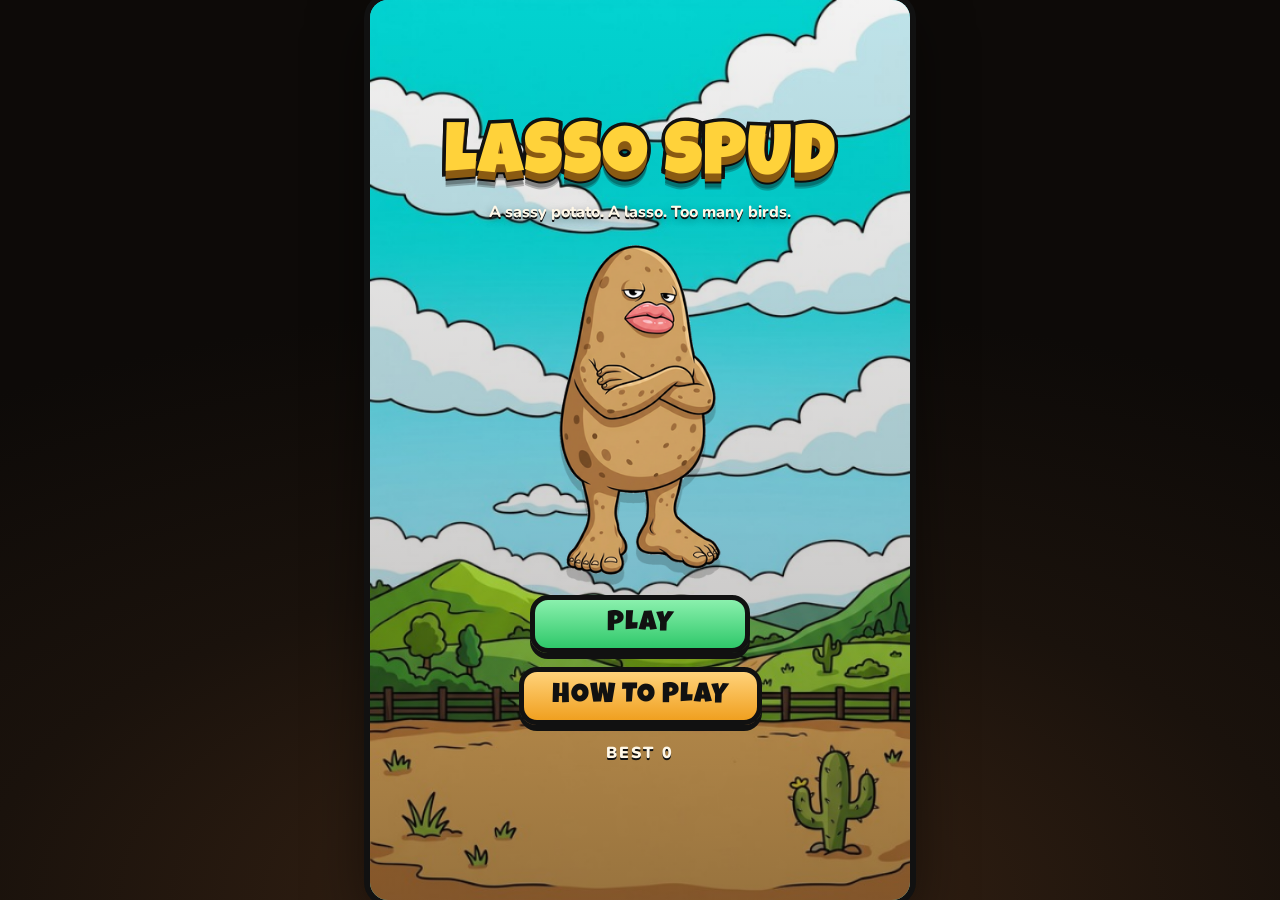
<file: games/lasso-spud/index.html>
<!DOCTYPE html>
<html lang="en">
<head>
  <meta charset="UTF-8" />
  <meta name="viewport" content="width=device-width, initial-scale=1, maximum-scale=1, user-scalable=no, viewport-fit=cover" />
  <meta name="apple-mobile-web-app-capable" content="yes" />
  <title>LASSO SPUD</title>
  <link rel="preconnect" href="https://fonts.googleapis.com" />
  <link rel="preconnect" href="https://fonts.gstatic.com" crossorigin />
  <link href="https://fonts.googleapis.com/css2?family=Luckiest+Guy&family=Nunito:wght@700;800;900&display=swap" rel="stylesheet" />
  <link rel="stylesheet" href="css/style.css" />
  <link rel="icon" href="assets/sprites/potato_idle.png" />
</head>
<body>
  <div id="wrap">
    <div id="stage">
      <canvas id="game"></canvas>

      <div id="loader" class="screen">
        <div class="logo">LASSO SPUD</div>
        <img class="loader-spud" src="assets/sprites/potato_idle.png" alt="" />
        <div class="load-track"><div id="loadBar"></div></div>
        <p id="loadTxt">Warming up the lasso…</p>
      </div>

      <div id="title" class="screen hidden">
        <div class="logo">LASSO SPUD</div>
        <p class="tag">A sassy potato. A lasso. Too many birds.</p>
        <img id="titleSpud" class="title-spud" src="assets/sprites/potato_idle.png" alt="Spud" />
        <button class="btn green" id="btnPlay">PLAY</button>
        <button class="btn orange" id="btnHow">HOW TO PLAY</button>
        <p class="best">BEST <span id="bestScore">0</span></p>
      </div>

      <div id="howto" class="screen hidden">
        <div class="panel">
          <h2>HOW TO WRANGLIN'</h2>
          <ul>
            <li><b>Click / tap</b> the sky to throw your lasso.</li>
            <li><b>A / D</b> or arrows move Spud. Drag him on mobile.</li>
            <li>Catch colorful birds. <b>Gold</b> and <b>chicken</b> are rare.</li>
            <li>Catching those starts a <b>TUG OF WAR</b> vs Sprout. Mash to pull!</li>
            <li>Win the tug for a juicy score multiplier.</li>
            <li><b>Do NOT</b> lasso the dark storm crows — they bite.</li>
            <li>Birds that escape cost a life. You get three.</li>
          </ul>
          <div class="how-birds five">
            <figure><img src="assets/sprites/bird_blue_0.png" alt="" /><figcaption>10</figcaption></figure>
            <figure><img src="assets/sprites/bird_red_0.png" alt="" /><figcaption>25</figcaption></figure>
            <figure><img src="assets/sprites/bird_gold_0.png" alt="" /><figcaption>50 · TUG</figcaption></figure>
            <figure><img src="assets/sprites/bird_chicken_0.png" alt="" /><figcaption>30 · TUG</figcaption></figure>
            <figure><img src="assets/sprites/bird_crow_0.png" alt="" /><figcaption>AVOID</figcaption></figure>
          </div>
          <button class="btn green" id="btnHowGo">GOT IT</button>
        </div>
      </div>

      <div id="hud" class="hidden">
        <div class="hud-top">
          <div class="pill score-pill">
            <span class="lbl">SCORE</span>
            <span id="scoreEl">0</span>
          </div>
          <div id="hearts" class="hearts"></div>
          <div class="hud-right">
            <div class="pill wave-pill">WAVE <span id="waveEl">1</span></div>
            <button class="icon-btn" id="btnPause" aria-label="Pause"><img src="assets/ui/pause.png" alt="" /></button>
            <button class="icon-btn" id="btnMute" aria-label="Mute"><img id="muteImg" src="assets/ui/sound_on.png" alt="" /></button>
          </div>
        </div>
        <div id="comboEl" class="combo hidden">COMBO x2</div>
        <div id="mulEl" class="mulpill hidden">x2</div>
        <div id="hint" class="hint hidden">TAP THE SKY TO LASSO</div>
        <div id="waveBanner" class="banner hidden">WAVE 2</div>
      </div>

      <div id="tugHud" class="tug-hud hidden">
        <div class="tug-top">
          <div class="logo tug-logo">TUG OF WAR</div>
          <p class="tug-sub" id="tugSub">MASH CLICK / TAP / SPACE</p>
          <p class="tug-prize" id="tugPrize">WIN FOR x3</p>
        </div>
        <div class="tug-names">
          <span>SPUD</span>
          <span class="vs">VS</span>
          <span>SPROUT</span>
        </div>
        <p class="tug-hint" id="tugHint">TAP FAST TO PULL!</p>
        <div id="tugResult" class="banner hidden">YOU WIN</div>
      </div>

      <div id="pause" class="screen hidden">
        <div class="panel slim">
          <h2>PAUSED</h2>
          <p class="tag">Spud is judging you.</p>
          <button class="btn green" id="btnResume">RESUME</button>
          <button class="btn orange" id="btnRestart">RESTART</button>
          <button class="btn blue" id="btnQuit">TITLE</button>
        </div>
      </div>

      <div id="over" class="screen hidden">
        <div class="panel">
          <h2>GAME OVER</h2>
          <img class="over-spud" src="assets/sprites/potato_sad.png" alt="" />
          <div class="stats">
            <div><span>SCORE</span><b id="overScore">0</b></div>
            <div><span>BEST</span><b id="overBest">0</b></div>
            <div><span>CAUGHT</span><b id="overCaught">0</b></div>
            <div><span>COMBO</span><b id="overCombo">0</b></div>
          </div>
          <p id="newBest" class="newbest hidden">NEW HIGH SCORE!</p>
          <button class="btn green" id="btnAgain">AGAIN</button>
          <button class="btn blue" id="btnHome">TITLE</button>
        </div>
      </div>
    </div>
  </div>
  <script src="js/game.js"></script>
</body>
</html>
</file>
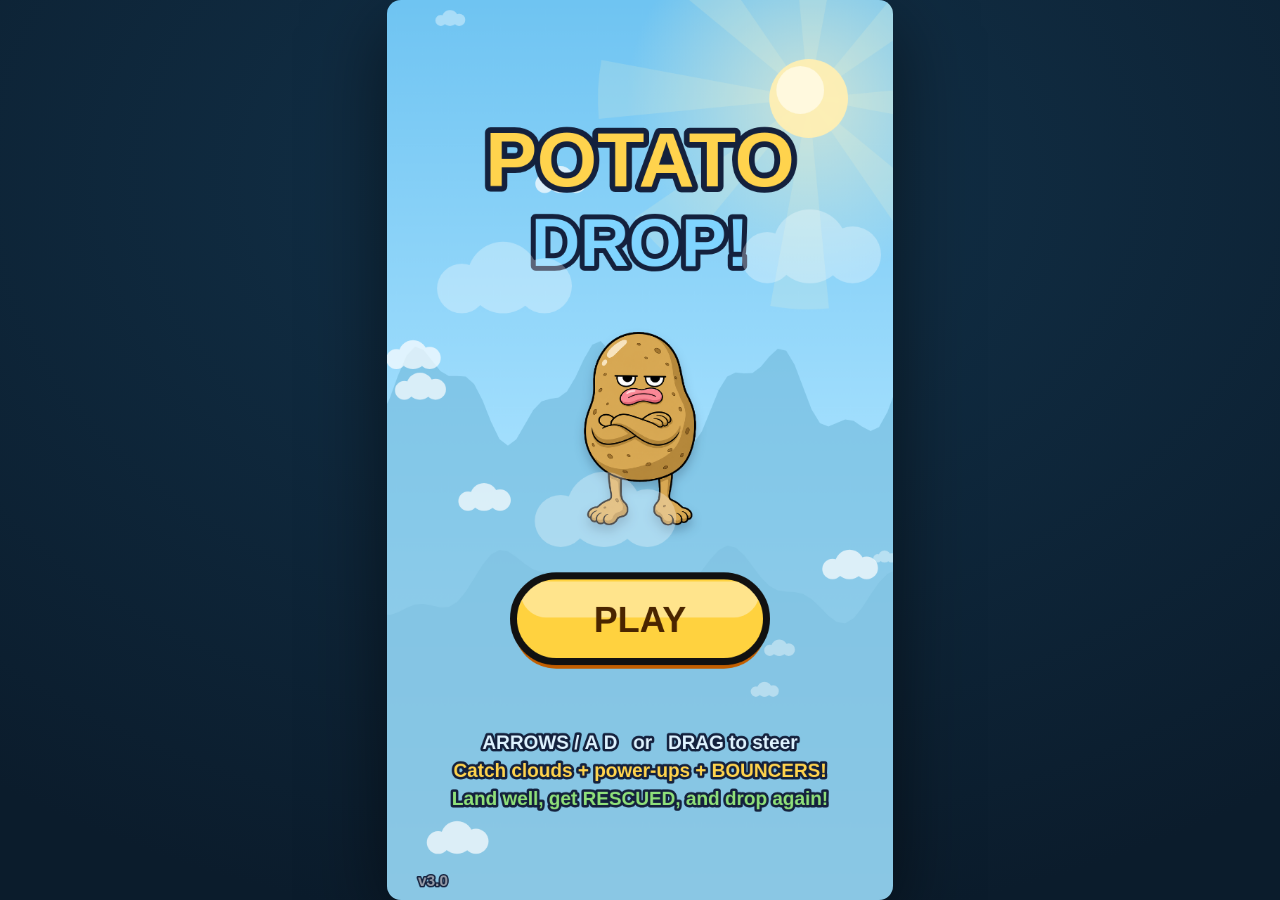
<file: games/potato-drop/index.html>
<!DOCTYPE html>
<html lang="en">
<head>
<meta charset="utf-8">
<meta name="viewport" content="width=device-width, initial-scale=1, maximum-scale=1, user-scalable=no">
<title>Potato Drop!</title>
<style>
  html, body {
    margin: 0; height: 100%; overflow: hidden;
    background: radial-gradient(120% 120% at 50% 20%, #12324a 0%, #0b1c2c 70%);
    touch-action: none;
    -webkit-user-select: none; user-select: none;
  }
  #wrap { position: fixed; inset: 0; display: flex; align-items: center; justify-content: center; }
  canvas {
    display: block;
    box-shadow: 0 24px 80px rgba(0,0,0,.55);
    border-radius: 14px;
  }
</style>
</head>
<body>
<div id="wrap"><canvas id="game"></canvas></div>
<script src="game.js"></script>
</body>
</html>
</file>
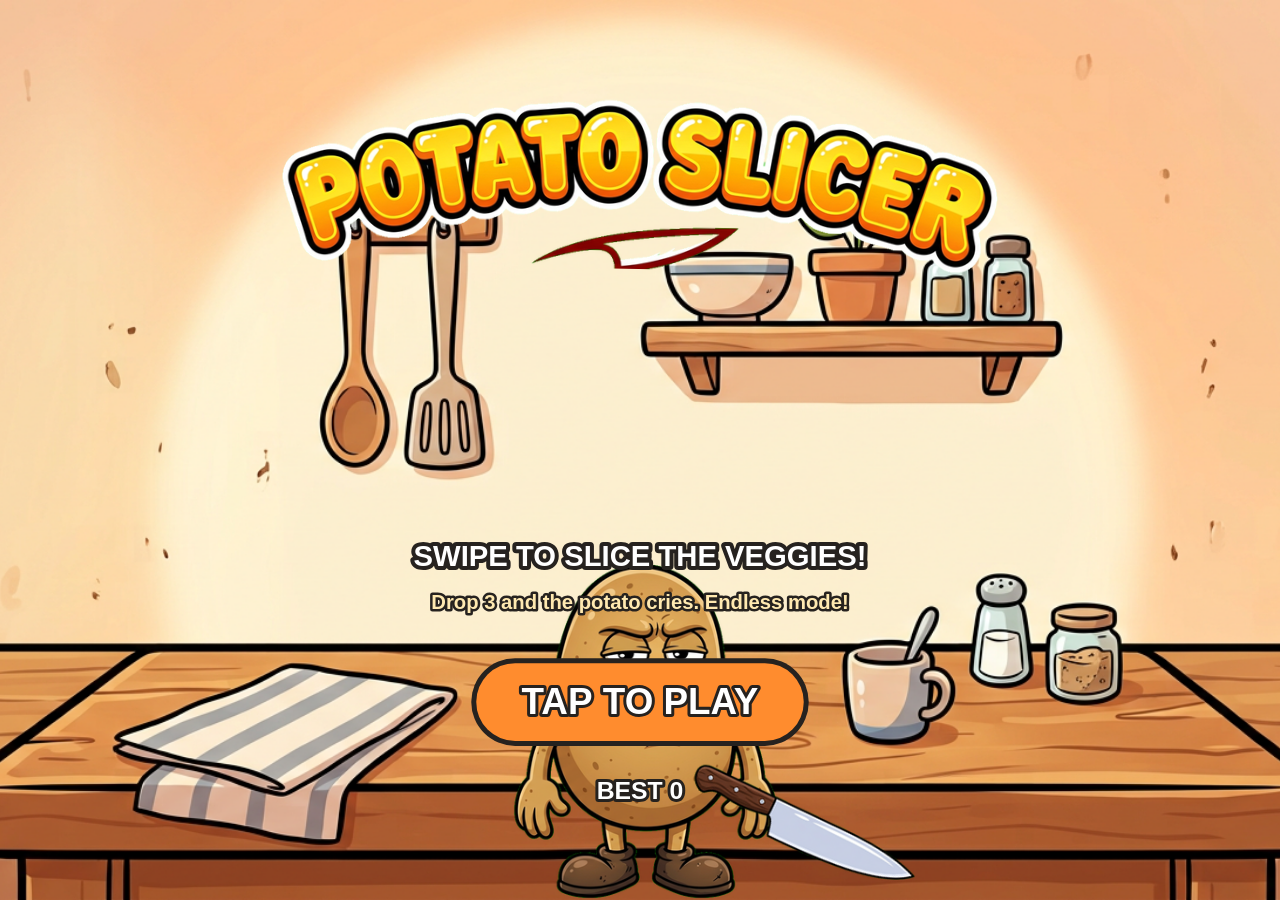
<file: games/potato-slicer/index.html>
<!DOCTYPE html>
<html lang="en">
<head>
<meta charset="UTF-8">
<meta name="viewport" content="width=device-width, initial-scale=1.0, maximum-scale=1.0, user-scalable=no">
<title>Potato Slicer</title>
<style>
  html,body{margin:0;padding:0;height:100%;overflow:hidden;background:#f7e6c9;touch-action:none;overscroll-behavior:none;-webkit-user-select:none;user-select:none;}
  canvas{display:block;position:fixed;inset:0;cursor:crosshair;}
</style>
</head>
<body>
<canvas id="c"></canvas>
<script src="game.js"></script>
</body>
</html>
</file>
<file: games/lasso-spud/css/style.css>
:root {
  --ink: #14110e;
  --cream: #f4d7a3;
  --cream2: #ffe9be;
  --dirt: #c9843a;
  --sky: #2ad4e0;
  --lip: #f08aa0;
  --gold: #ffd23a;
}

* { box-sizing: border-box; margin: 0; padding: 0; }

html, body {
  width: 100%;
  height: 100%;
  overflow: hidden;
  background: #1a120c;
  color: var(--ink);
  font-family: "Nunito", system-ui, sans-serif;
  user-select: none;
  -webkit-user-select: none;
  touch-action: none;
}

#wrap {
  width: 100%;
  height: 100%;
  display: grid;
  place-items: center;
  background:
    radial-gradient(1200px 600px at 50% 100%, #3a2414 0%, #1a120c 55%, #0d0a08 100%);
}

#stage {
  position: relative;
  width: min(100vw, calc(100vh * 480 / 800));
  height: min(100vh, calc(100vw * 800 / 480));
  overflow: hidden;
  border-radius: 18px;
  box-shadow: 0 0 0 6px #111, 0 20px 60px rgba(0,0,0,.55);
  background: #2ad4e0;
}

#game {
  position: absolute;
  inset: 0;
  width: 100%;
  height: 100%;
  display: block;
}

.screen {
  position: absolute;
  inset: 0;
  z-index: 5;
  display: flex;
  flex-direction: column;
  align-items: center;
  justify-content: center;
  padding: 18px 18px 28px;
  background: linear-gradient(180deg, rgba(20,14,10,.05) 0%, rgba(20,14,10,.22) 70%, rgba(20,14,10,.38) 100%);
}

.screen.hidden, .hidden { display: none !important; }

.logo {
  font-family: "Luckiest Guy", "Nunito", sans-serif;
  font-size: clamp(42px, 12vw, 72px);
  line-height: .9;
  color: var(--gold);
  letter-spacing: 1px;
  text-align: center;
  -webkit-text-stroke: 7px #111;
  paint-order: stroke fill;
  text-shadow: 0 8px 0 #8a5a12, 0 14px 0 rgba(0,0,0,.25);
  filter: drop-shadow(0 2px 0 #111);
}

.tag {
  margin-top: 10px;
  font-weight: 800;
  color: #fff8e8;
  text-align: center;
  text-shadow: 0 2px 0 #111, 0 3px 8px rgba(0,0,0,.4);
}

.title-spud, .loader-spud, .over-spud {
  width: min(46%, 240px);
  height: auto;
  margin: 8px 0 10px;
  filter: drop-shadow(0 10px 0 rgba(0,0,0,.18));
  animation: bob 1.6s ease-in-out infinite;
  pointer-events: none;
}

.loader-spud { width: 160px; }

@keyframes bob {
  0%, 100% { transform: translateY(0); }
  50% { transform: translateY(-12px); }
}

.btn {
  font-family: "Luckiest Guy", "Nunito", sans-serif;
  font-size: 28px;
  letter-spacing: 1px;
  border: 5px solid #111;
  border-radius: 18px;
  padding: 10px 28px;
  min-width: 220px;
  margin: 7px 0;
  cursor: pointer;
  color: #111;
  box-shadow: 0 6px 0 #111;
  transition: transform .08s, box-shadow .08s;
}
.btn:hover { transform: translateY(-2px); box-shadow: 0 8px 0 #111; }
.btn:active { transform: translateY(5px); box-shadow: 0 1px 0 #111; }
.btn.green { background: linear-gradient(#8af0ad, #2fc86a); }
.btn.orange { background: linear-gradient(#ffd27a, #f0a020); }
.btn.blue { background: linear-gradient(#9cc8ff, #4a90f0); }
.btn.red { background: linear-gradient(#ff808a, #e23b4a); }

.best {
  margin-top: 10px;
  font-weight: 900;
  color: #fff8e8;
  letter-spacing: 2px;
  text-shadow: 0 2px 0 #111;
}

.panel {
  width: min(92%, 400px);
  background: linear-gradient(#ffe9be, #f0c57a);
  border: 6px solid #111;
  border-radius: 26px;
  padding: 18px 18px 16px;
  box-shadow: 0 10px 0 #111, 0 16px 0 rgba(0,0,0,.15);
  text-align: center;
  max-height: 94%;
  overflow: auto;
}
.panel.slim { padding-top: 22px; }
.panel h2 {
  font-family: "Luckiest Guy", sans-serif;
  font-size: 34px;
  color: #fff8e8;
  -webkit-text-stroke: 5px #111;
  paint-order: stroke fill;
  margin-bottom: 8px;
}
.panel ul {
  text-align: left;
  list-style: none;
  font-weight: 800;
  font-size: 14.5px;
  line-height: 1.45;
  margin: 8px 0 10px;
}
.panel li { margin: 7px 0; padding-left: 4px; }

.how-birds {
  display: grid;
  grid-template-columns: repeat(4, 1fr);
  gap: 6px;
  margin: 8px 0 12px;
}
.how-birds figure { text-align: center; }
.how-birds img { width: 100%; height: 48px; object-fit: contain; }
.how-birds figcaption { font-size: 11px; font-weight: 900; }

.stats {
  display: grid;
  grid-template-columns: 1fr 1fr;
  gap: 8px;
  margin: 8px 0 10px;
}
.stats div {
  background: #fff6dd;
  border: 4px solid #111;
  border-radius: 14px;
  padding: 6px 4px;
}
.stats span { display: block; font-size: 11px; letter-spacing: 1px; font-weight: 900; opacity: .7; }
.stats b { font-size: 26px; font-family: "Luckiest Guy", sans-serif; }

.newbest {
  color: #c43b20;
  font-weight: 900;
  margin-bottom: 8px;
  animation: pulse 0.8s ease-in-out infinite;
}
@keyframes pulse {
  50% { transform: scale(1.06); }
}

#hud {
  position: absolute;
  inset: 0;
  z-index: 4;
  pointer-events: none;
}
#hud .icon-btn, #hud .hud-top { pointer-events: auto; }

.hud-top {
  display: flex;
  align-items: flex-start;
  justify-content: space-between;
  padding: 10px 10px 0;
  gap: 8px;
}

.pill {
  background: #fff4d4;
  border: 4px solid #111;
  border-radius: 14px;
  padding: 4px 10px 2px;
  box-shadow: 0 4px 0 #111;
  font-weight: 900;
  line-height: 1.1;
}
.score-pill .lbl { display: block; font-size: 10px; letter-spacing: 1px; opacity: .65; }
.score-pill #scoreEl {
  font-family: "Luckiest Guy", sans-serif;
  font-size: 26px;
}
.wave-pill { font-size: 13px; padding-top: 8px; }

.hearts { display: flex; gap: 2px; flex: 1; justify-content: center; padding-top: 2px; }
.hearts img { width: 34px; height: 34px; filter: drop-shadow(0 2px 0 rgba(0,0,0,.25)); }

.hud-right { display: flex; align-items: center; gap: 6px; }

.icon-btn {
  width: 40px;
  height: 40px;
  border: 0;
  background: transparent;
  padding: 0;
  cursor: pointer;
}
.icon-btn img { width: 100%; height: 100%; display: block; }

.combo {
  position: absolute;
  left: 50%;
  top: 18%;
  transform: translateX(-50%);
  font-family: "Luckiest Guy", sans-serif;
  font-size: 34px;
  color: #ff7a18;
  -webkit-text-stroke: 5px #111;
  paint-order: stroke fill;
  pointer-events: none;
  animation: popin .25s cubic-bezier(.2,1.4,.4,1);
}
@keyframes popin {
  from { transform: translateX(-50%) scale(.4); opacity: 0; }
}

.hint {
  position: absolute;
  left: 50%;
  top: 38%;
  transform: translateX(-50%);
  background: #fff4d4;
  border: 4px solid #111;
  border-radius: 16px;
  padding: 8px 14px;
  font-weight: 900;
  box-shadow: 0 5px 0 #111;
  white-space: nowrap;
  pointer-events: none;
}

.banner {
  position: absolute;
  left: 50%;
  top: 30%;
  transform: translateX(-50%);
  font-family: "Luckiest Guy", sans-serif;
  font-size: 48px;
  color: #fff8e8;
  -webkit-text-stroke: 7px #111;
  paint-order: stroke fill;
  pointer-events: none;
  text-shadow: 0 8px 0 #8a5a12;
}

.load-track {
  width: min(70%, 260px);
  height: 18px;
  background: #fff4d4;
  border: 4px solid #111;
  border-radius: 12px;
  overflow: hidden;
  margin-top: 8px;
}
#loadBar {
  height: 100%;
  width: 0%;
  background: linear-gradient(#8af0ad, #2fc86a);
}
#loadTxt { margin-top: 8px; font-weight: 800; color: #fff8e8; text-shadow: 0 2px 0 #111; }

.mulpill {
  position: absolute;
  left: 12px;
  top: 62px;
  font-family: "Luckiest Guy", sans-serif;
  font-size: 22px;
  color: #ffd23a;
  -webkit-text-stroke: 4px #111;
  paint-order: stroke fill;
  pointer-events: none;
}

.tug-hud {
  position: absolute;
  inset: 0;
  z-index: 6;
  pointer-events: none;
  display: flex;
  flex-direction: column;
  align-items: center;
}
.tug-hud.hidden { display: none !important; }
.tug-top { margin-top: 52px; text-align: center; pointer-events: none; }
.tug-logo {
  font-size: clamp(34px, 9vw, 52px);
  text-shadow: 0 6px 0 #8a5a12, 0 10px 0 rgba(0,0,0,.25);
}
.tug-sub, .tug-prize, .tug-hint {
  font-weight: 900;
  color: #fff8e8;
  text-shadow: 0 2px 0 #111;
}
.tug-prize { color: #ffd23a; font-size: 18px; margin-top: 4px; }
.tug-hint {
  position: absolute;
  bottom: 18px;
  background: #fff4d4;
  color: #111;
  text-shadow: none;
  border: 4px solid #111;
  border-radius: 14px;
  padding: 6px 12px;
  box-shadow: 0 4px 0 #111;
}
.tug-names {
  position: absolute;
  left: 0; right: 0;
  bottom: 58px;
  display: flex;
  justify-content: space-between;
  padding: 0 22px;
  font-family: "Luckiest Guy", sans-serif;
  font-size: 22px;
  color: #fff8e8;
  -webkit-text-stroke: 4px #111;
  paint-order: stroke fill;
}
.tug-names .vs { color: #ffd23a; }
</file>
